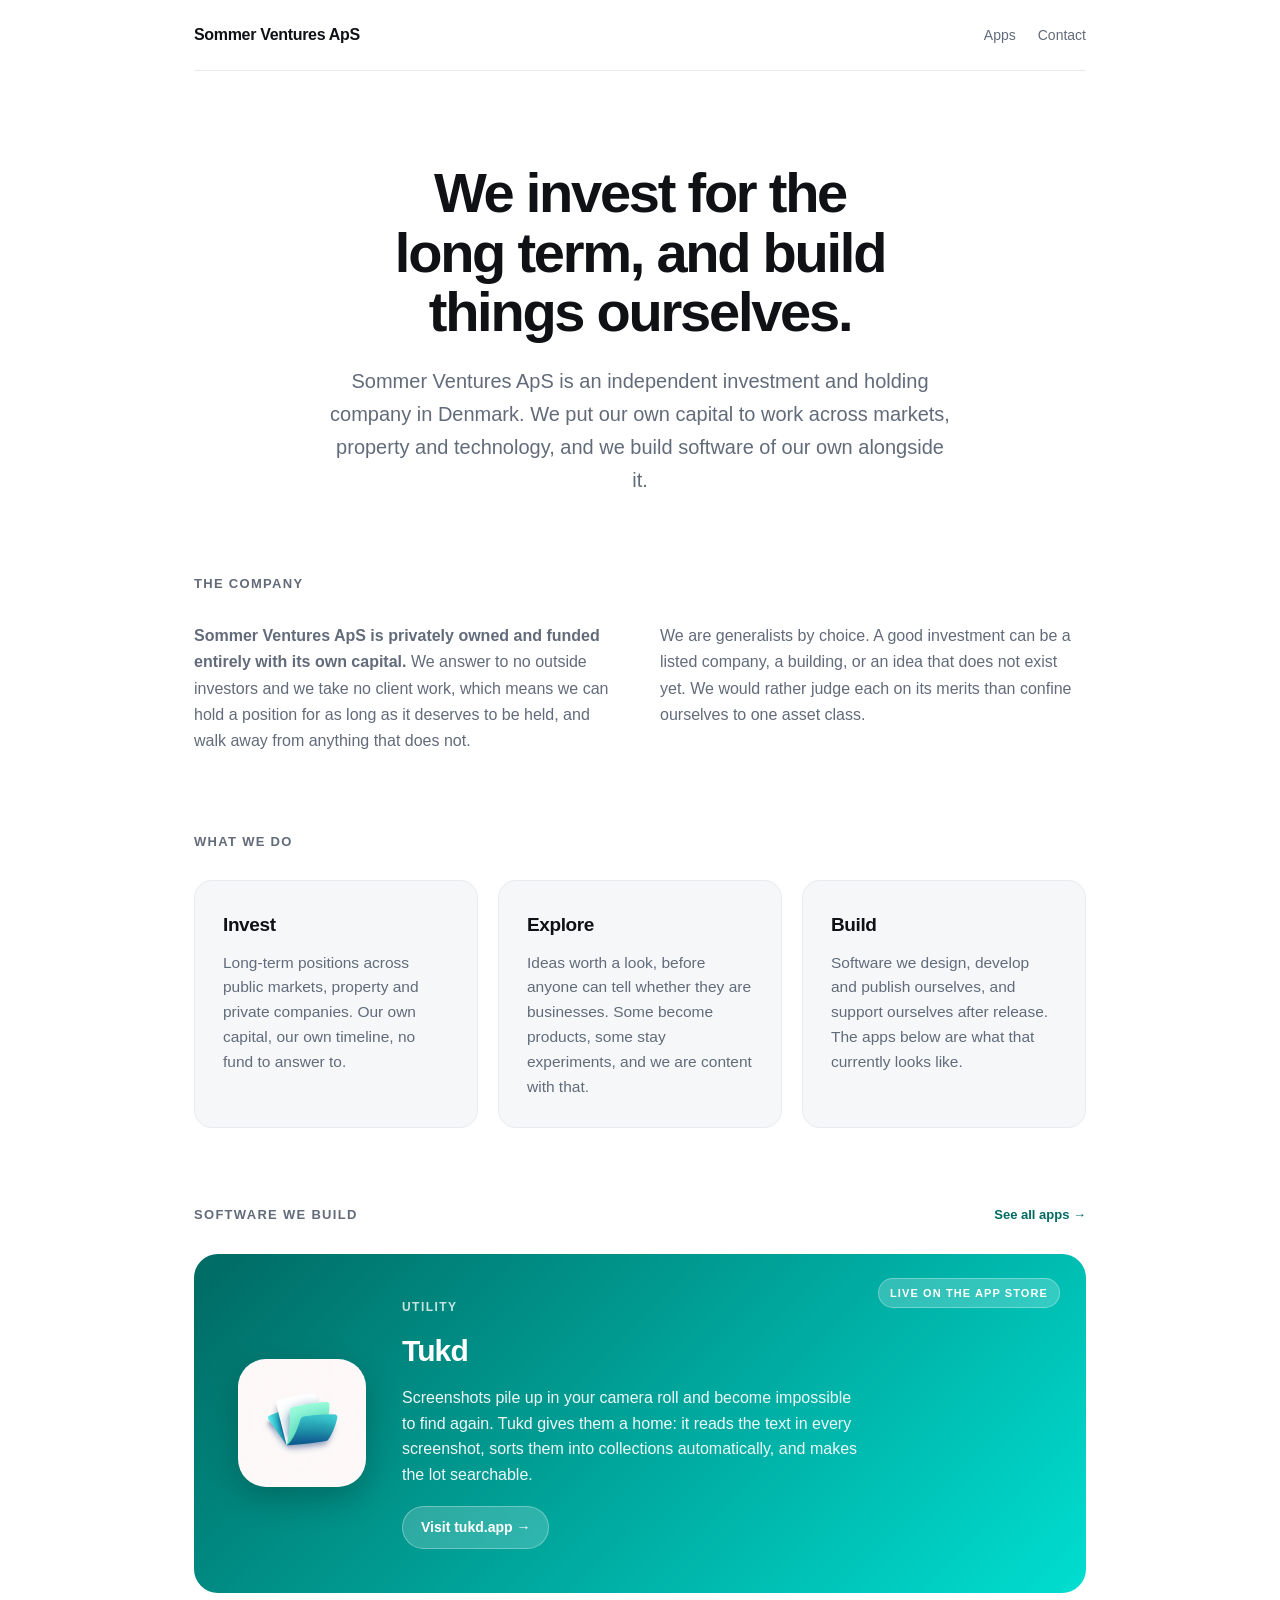
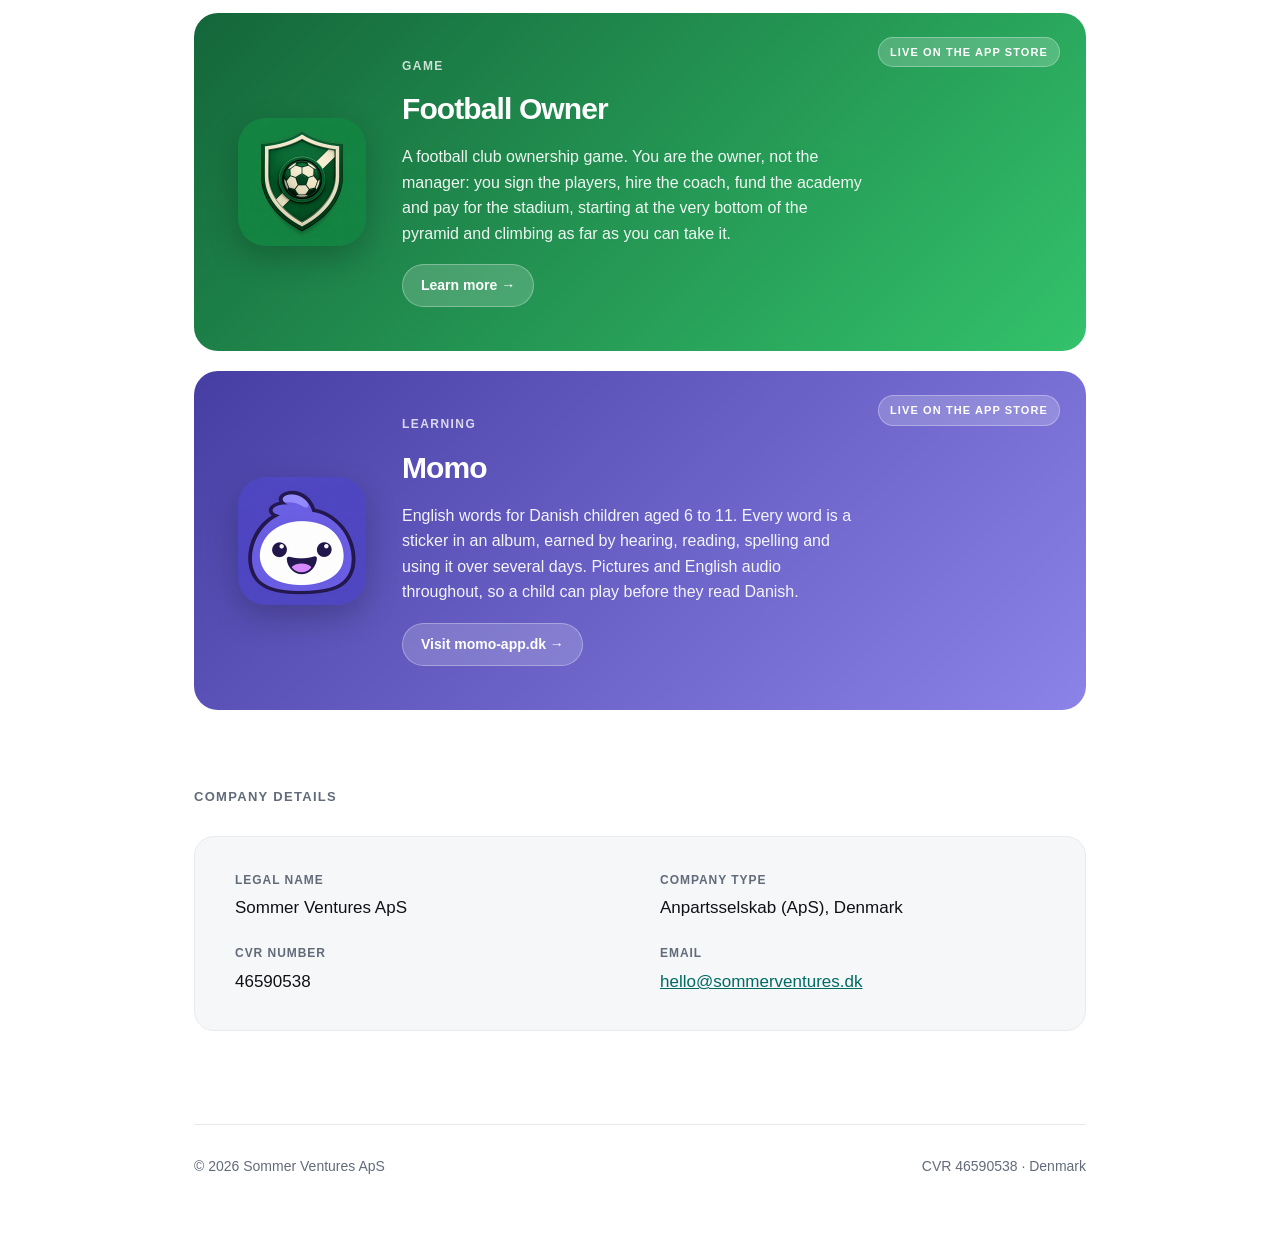
<file: index.html>
<!doctype html>
<html lang="en">
<head>
<meta charset="utf-8">
<meta name="viewport" content="width=device-width, initial-scale=1">
<title>Sommer Ventures ApS · Investment and holding company</title>
<meta name="description" content="Sommer Ventures ApS is an independent Danish investment and holding company. We invest across markets, property and technology, and build software of our own.">
<link rel="canonical" href="https://sommerventures.dk/">
<link rel="stylesheet" href="/assets/styles.css">
</head>
<body>

<div class="wrap">

  <nav>
    <a class="brand" href="/">Sommer Ventures ApS</a>
    <div class="links">
      <a href="/apps/">Apps</a>
      <a href="mailto:hello@sommerventures.dk">Contact</a>
    </div>
  </nav>

  <div class="hero center">
    <h1>We invest for the long term, and build things ourselves.</h1>
    <p class="sub">Sommer Ventures ApS is an independent investment and holding company in Denmark. We put
    our own capital to work across markets, property and technology, and we build software of our own
    alongside it.</p>
  </div>

  <section id="company">
    <div class="section-head">The company</div>
    <div class="two-col">
      <div>
        <p><strong>Sommer Ventures ApS is privately owned and funded entirely with its own capital.</strong>
        We answer to no outside investors and we take no client work, which means we can hold a position for
        as long as it deserves to be held, and walk away from anything that does not.</p>
      </div>
      <div>
        <p>We are generalists by choice. A good investment can be a listed company, a building, or an idea
        that does not exist yet. We would rather judge each on its merits than confine ourselves to one
        asset class.</p>
      </div>
    </div>
  </section>

  <section>
    <div class="section-head">What we do</div>
    <div class="pillars">
      <div class="pillar">
        <h3>Invest</h3>
        <p>Long-term positions across public markets, property and private companies. Our own capital, our
        own timeline, no fund to answer to.</p>
      </div>
      <div class="pillar">
        <h3>Explore</h3>
        <p>Ideas worth a look, before anyone can tell whether they are businesses. Some become products,
        some stay experiments, and we are content with that.</p>
      </div>
      <div class="pillar">
        <h3>Build</h3>
        <p>Software we design, develop and publish ourselves, and support ourselves after release. The apps
        below are what that currently looks like.</p>
      </div>
    </div>
  </section>

  <section>
    <div class="section-head">
      <span>Software we build</span>
      <a class="all" href="/apps/">See all apps →</a>
    </div>

    <a class="app tukd" href="https://tukd.app">
      <span class="status">Live on the App Store</span>
      <img src="/assets/apps/tukd.png" alt="">
      <div>
        <div class="type">Utility</div>
        <h3>Tukd</h3>
        <p>Screenshots pile up in your camera roll and become impossible to find again. Tukd gives them a
        home: it reads the text in every screenshot, sorts them into collections automatically, and makes the
        lot searchable.</p>
        <span class="cta">Visit tukd.app →</span>
      </div>
    </a>

    <a class="app fo" href="/apps/football-owner/">
      <span class="status">Live on the App Store</span>
      <img src="/assets/apps/football-owner.png" alt="">
      <div>
        <div class="type">Game</div>
        <h3>Football Owner</h3>
        <p>A football club ownership game. You are the owner, not the manager: you sign the players, hire
        the coach, fund the academy and pay for the stadium, starting at the very bottom of the pyramid and
        climbing as far as you can take it.</p>
        <span class="cta">Learn more →</span>
      </div>
    </a>
    <a class="app momo" href="https://momo-app.dk/">
      <span class="status">Live on the App Store</span>
      <img src="/assets/apps/momo.png" alt="">
      <div>
        <div class="type">Learning</div>
        <h3>Momo</h3>
        <p>English words for Danish children aged 6 to 11. Every word is a sticker in an album, earned by
        hearing, reading, spelling and using it over several days. Pictures and English audio throughout,
        so a child can play before they read Danish.</p>
        <span class="cta">Visit momo-app.dk →</span>
      </div>
    </a>
  </section>

  <section>
    <div class="section-head">Company details</div>
    <dl class="company">
      <div>
        <dt>Legal name</dt>
        <dd>Sommer Ventures ApS</dd>
      </div>
      <div>
        <dt>Company type</dt>
        <dd>Anpartsselskab (ApS), Denmark</dd>
      </div>
      <div>
        <dt>CVR number</dt>
        <dd>46590538</dd>
      </div>
      <div>
        <dt>Email</dt>
        <dd><a href="mailto:hello@sommerventures.dk">hello@sommerventures.dk</a></dd>
      </div>
    </dl>
  </section>

  <footer>
    <span>© 2026 Sommer Ventures ApS</span>
    <span>CVR 46590538 · Denmark</span>
  </footer>

</div>

</body>
</html>
</file>
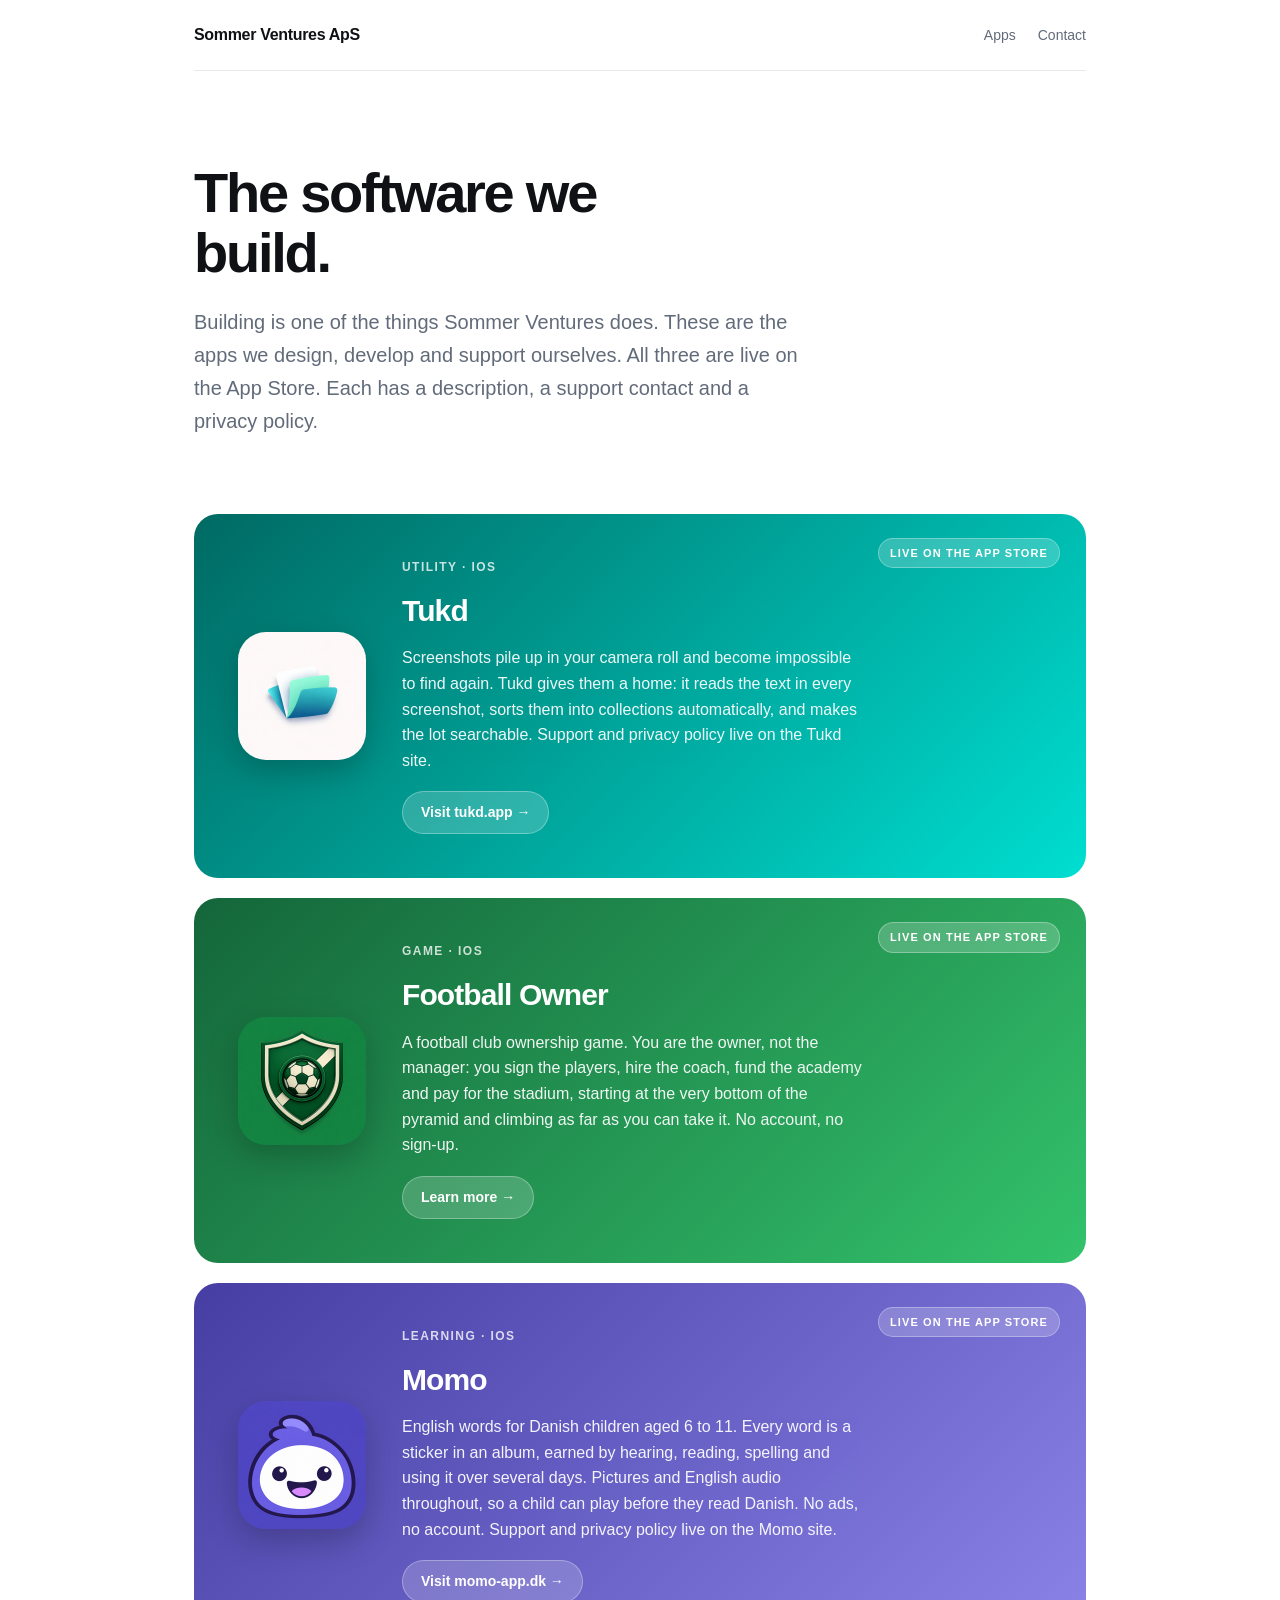
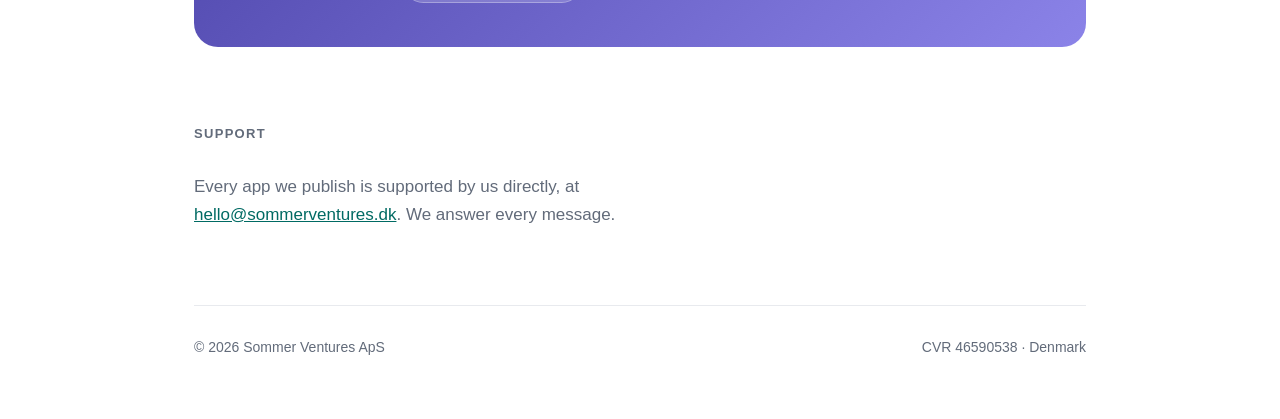
<file: apps/index.html>
<!doctype html>
<html lang="en">
<head>
<meta charset="utf-8">
<meta name="viewport" content="width=device-width, initial-scale=1">
<title>Apps · Sommer Ventures ApS</title>
<meta name="description" content="The apps Sommer Ventures ApS builds: Tukd, a screenshot organizer, Football Owner, a football club ownership game, and Momo, English words for Danish children.">
<link rel="canonical" href="https://sommerventures.dk/apps/">
<link rel="stylesheet" href="/assets/styles.css">
</head>
<body>

<div class="wrap">

  <nav>
    <a class="brand" href="/">Sommer Ventures ApS</a>
    <div class="links">
      <a href="/apps/">Apps</a>
      <a href="mailto:hello@sommerventures.dk">Contact</a>
    </div>
  </nav>

  <div class="hero">
    <h1>The software we build.</h1>
    <p class="sub">Building is one of the things Sommer Ventures does. These are the apps we design, develop
    and support ourselves. All three are live on the App Store. Each has a description, a
    support contact and a privacy policy.</p>
  </div>

  <section>
    <a class="app tukd" href="https://tukd.app">
      <span class="status">Live on the App Store</span>
      <img src="/assets/apps/tukd.png" alt="">
      <div>
        <div class="type">Utility · iOS</div>
        <h3>Tukd</h3>
        <p>Screenshots pile up in your camera roll and become impossible to find again. Tukd gives them a
        home: it reads the text in every screenshot, sorts them into collections automatically, and makes the
        lot searchable. Support and privacy policy live on the Tukd site.</p>
        <span class="cta">Visit tukd.app →</span>
      </div>
    </a>

    <a class="app fo" href="/apps/football-owner/">
      <span class="status">Live on the App Store</span>
      <img src="/assets/apps/football-owner.png" alt="">
      <div>
        <div class="type">Game · iOS</div>
        <h3>Football Owner</h3>
        <p>A football club ownership game. You are the owner, not the manager: you sign the players, hire
        the coach, fund the academy and pay for the stadium, starting at the very bottom of the pyramid and
        climbing as far as you can take it. No account, no sign-up.</p>
        <span class="cta">Learn more →</span>
      </div>
    </a>
    <a class="app momo" href="https://momo-app.dk/">
      <span class="status">Live on the App Store</span>
      <img src="/assets/apps/momo.png" alt="">
      <div>
        <div class="type">Learning · iOS</div>
        <h3>Momo</h3>
        <p>English words for Danish children aged 6 to 11. Every word is a sticker in an album, earned by
        hearing, reading, spelling and using it over several days. Pictures and English audio throughout,
        so a child can play before they read Danish. No ads, no account. Support and privacy policy live on
        the Momo site.</p>
        <span class="cta">Visit momo-app.dk →</span>
      </div>
    </a>
  </section>

  <section>
    <div class="section-head">Support</div>
    <div class="prose">
      <p>Every app we publish is supported by us directly, at
      <a href="mailto:hello@sommerventures.dk">hello@sommerventures.dk</a>. We answer every message.</p>
    </div>
  </section>

  <footer>
    <span>© 2026 Sommer Ventures ApS</span>
    <span>CVR 46590538 · Denmark</span>
  </footer>

</div>

</body>
</html>
</file>
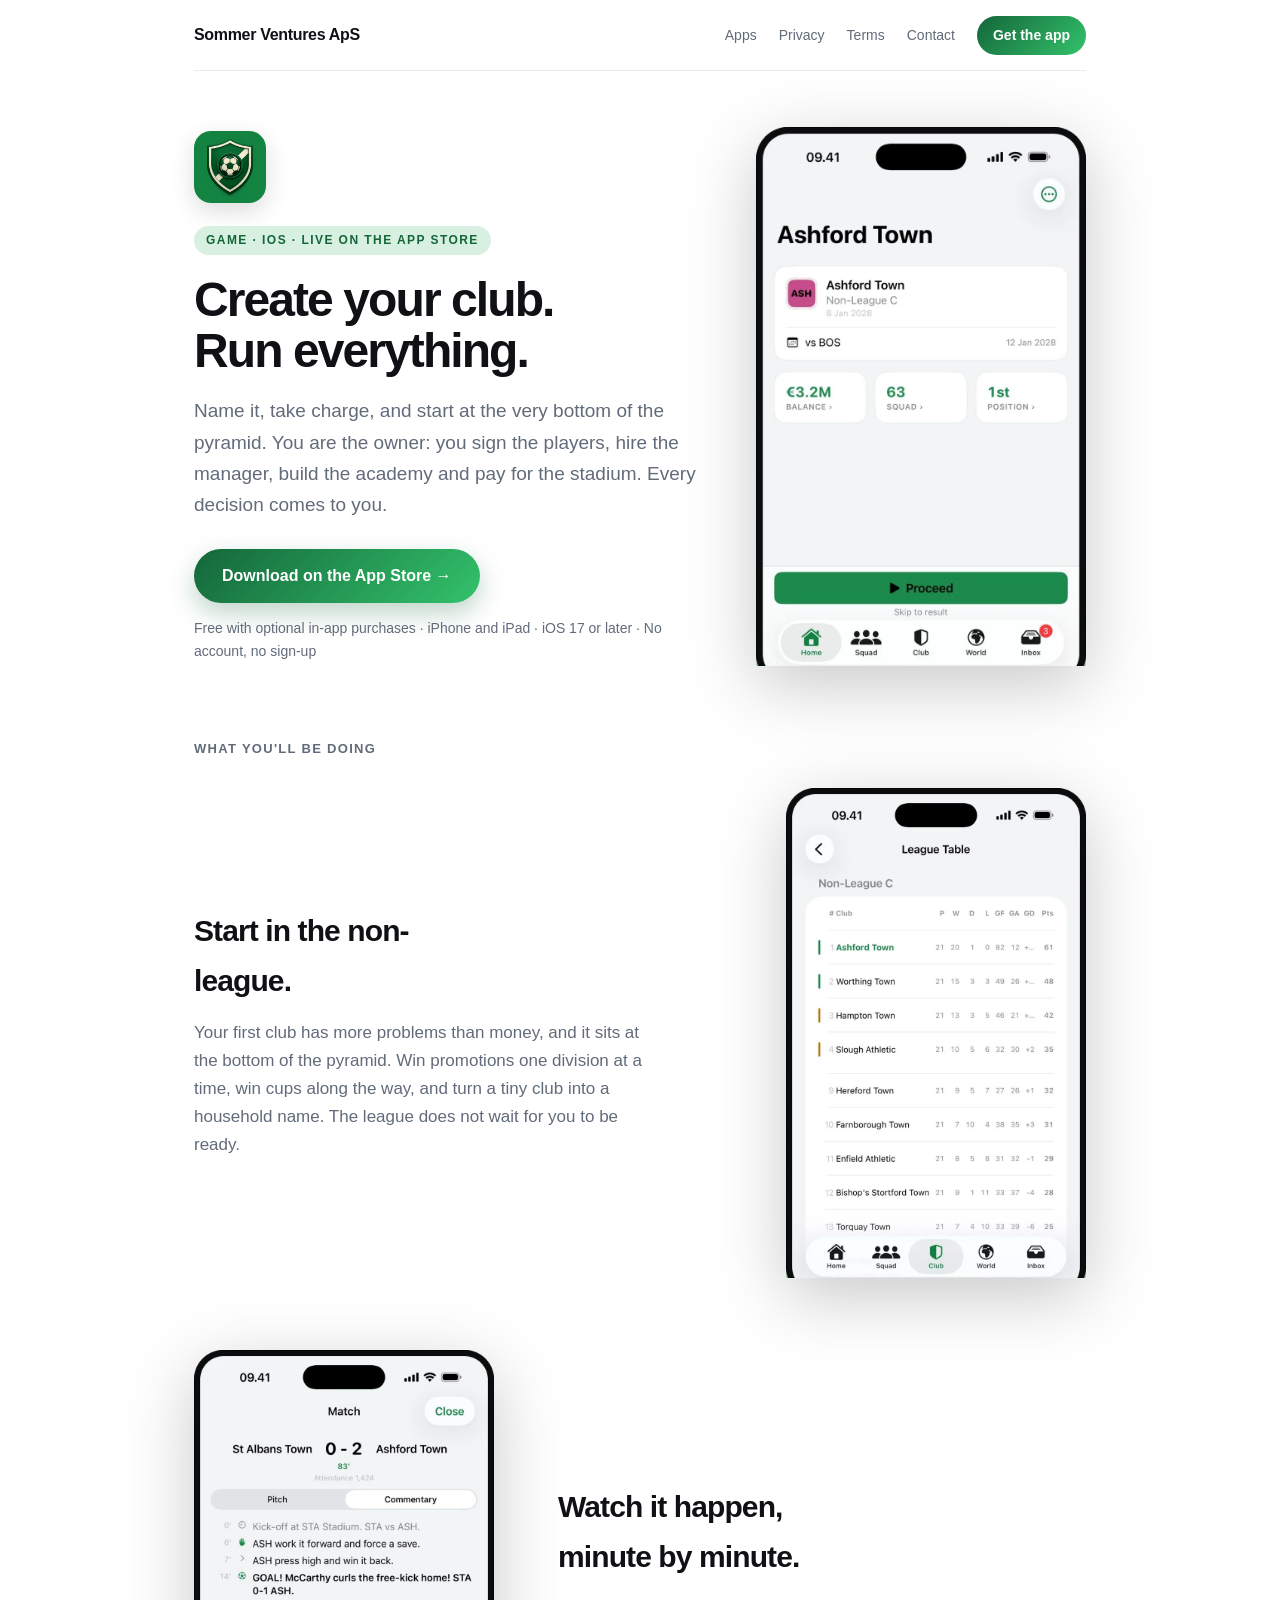
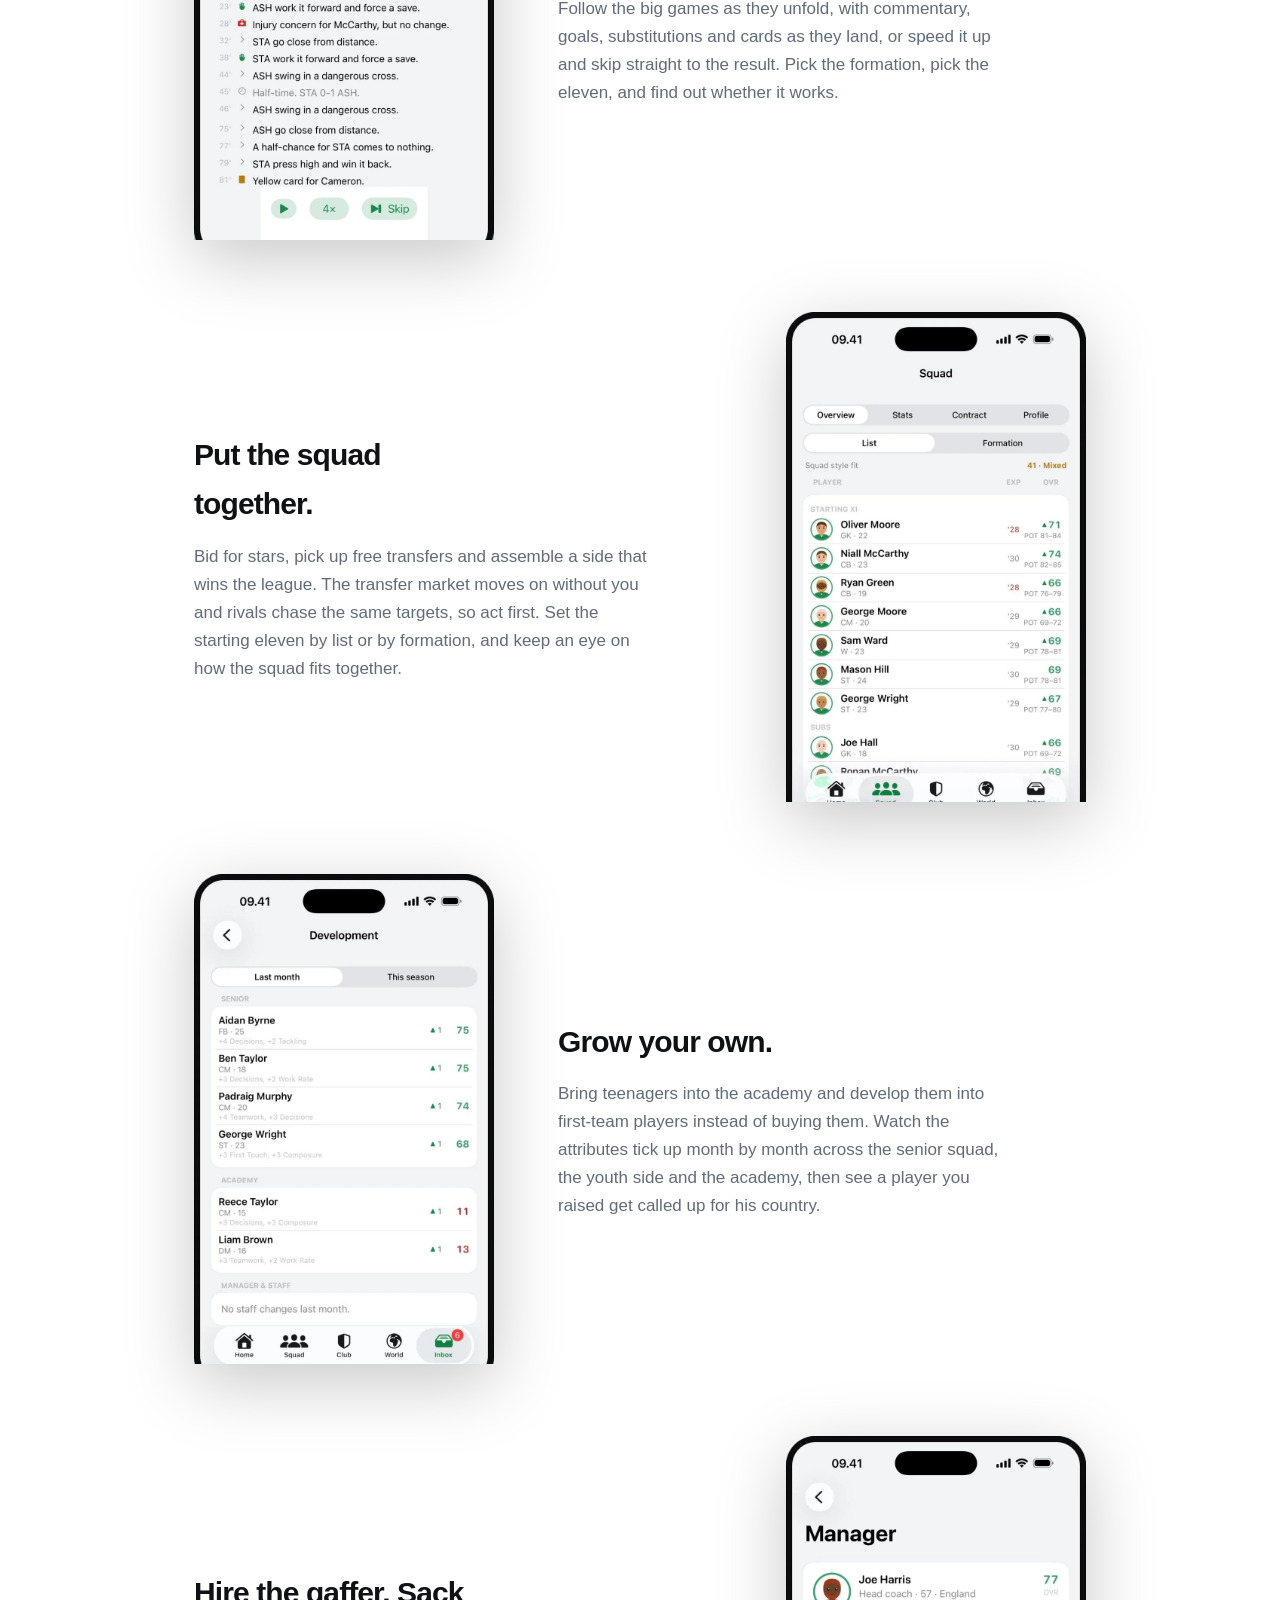
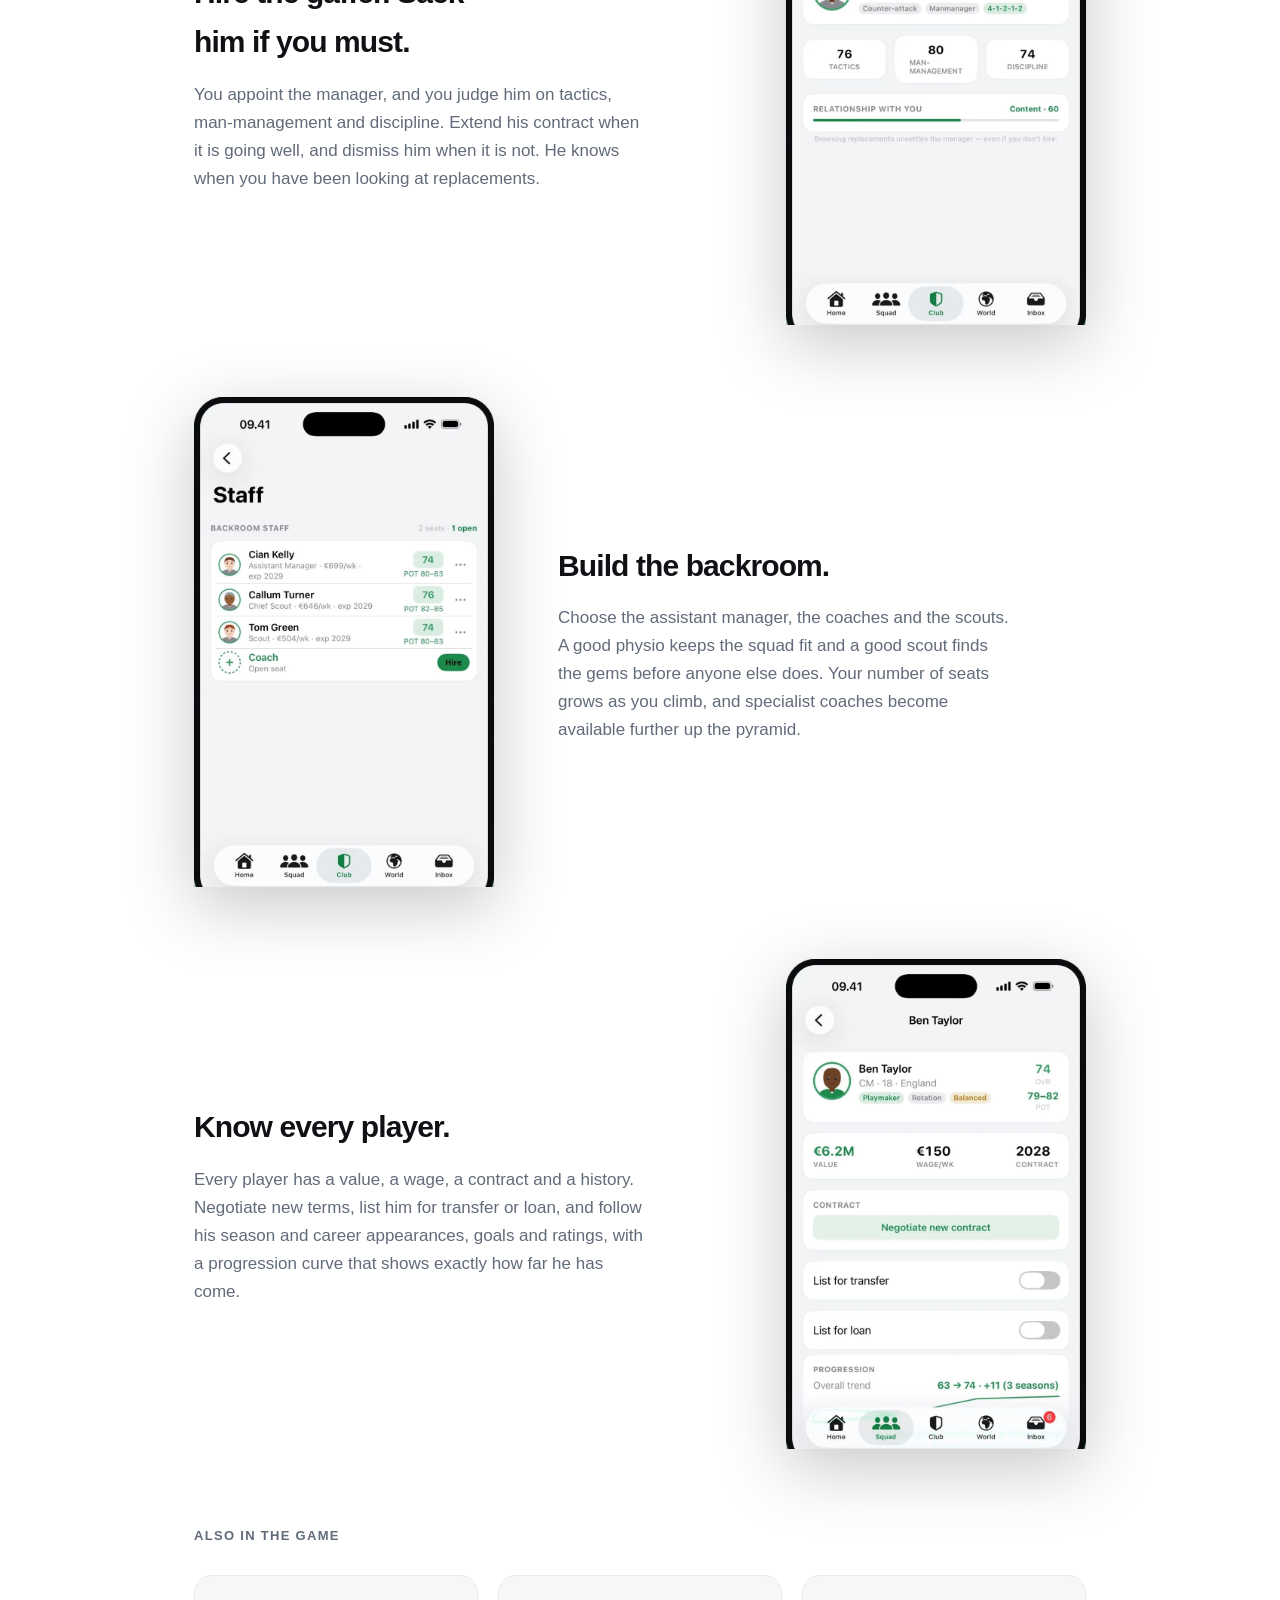
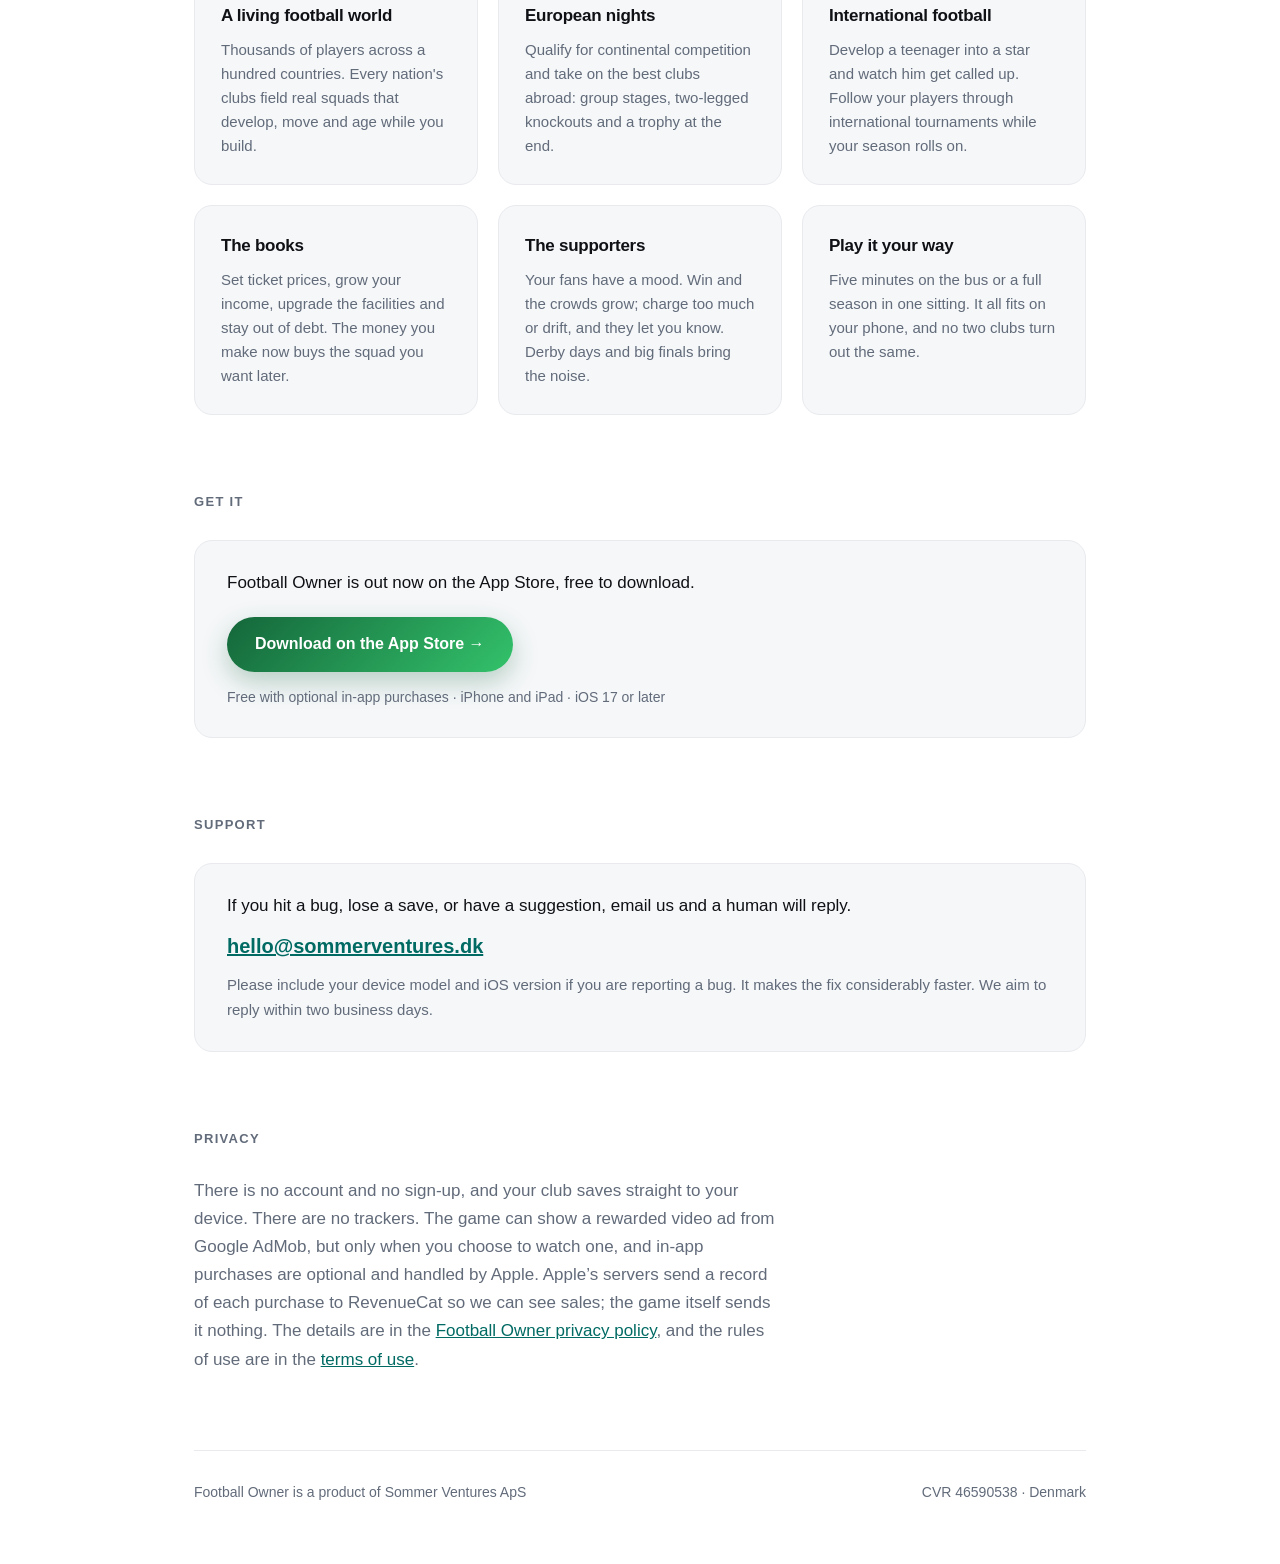
<file: apps/football-owner/index.html>
<!doctype html>
<html lang="en">
<head>
<meta charset="utf-8">
<meta name="viewport" content="width=device-width, initial-scale=1">
<title>Football Owner · Build a Club · Sommer Ventures ApS</title>
<meta name="description" content="Football Owner is a club ownership game for iPhone and iPad. Start in the non-league, sign the players, hire the manager, build the academy and climb the pyramid. Free on the App Store.">
<link rel="canonical" href="https://sommerventures.dk/apps/football-owner/">
<link rel="stylesheet" href="/assets/styles.css">
</head>
<body>

<div class="wrap">

  <nav>
    <a class="brand" href="/">Sommer Ventures ApS</a>
    <div class="links">
      <a href="/apps/">Apps</a>
      <a href="/apps/football-owner/privacy/">Privacy</a>
      <a href="/apps/football-owner/terms/">Terms</a>
      <a href="mailto:hello@sommerventures.dk">Contact</a>
      <a class="get" href="https://apps.apple.com/app/id6783281771">Get the app</a>
    </div>
  </nav>

  <div class="app-hero">
    <div>
      <img class="icon" src="/assets/apps/football-owner.png" alt="Football Owner app icon">
      <span class="tag">Game · iOS · Live on the App Store</span>
      <h1>Create your club. Run everything.</h1>
      <p class="sub">Name it, take charge, and start at the very bottom of the pyramid. You are the owner:
      you sign the players, hire the manager, build the academy and pay for the stadium. Every decision
      comes to you.</p>
      <a class="get-btn" href="https://apps.apple.com/app/id6783281771">Download on the App Store →</a>
      <p class="meta">Free with optional in-app purchases · iPhone and iPad · iOS 17 or later · No account,
      no sign-up</p>
    </div>
    <div class="shot">
      <img src="/assets/apps/football-owner/01-home.webp"
           alt="The club home screen for Ashford Town, showing balance, squad size, league position and the button to proceed to the next match.">
    </div>
  </div>

  <section>
    <div class="section-head">What you'll be doing</div>

    <div class="feature">
      <div>
        <h2>Start in the non-league.</h2>
        <p>Your first club has more problems than money, and it sits at the bottom of the pyramid. Win
        promotions one division at a time, win cups along the way, and turn a tiny club into a household
        name. The league does not wait for you to be ready.</p>
      </div>
      <div class="shot">
        <img src="/assets/apps/football-owner/05-table.webp"
             alt="League table for Non-League C with Ashford Town top on 61 points, showing promotion and relegation markers.">
      </div>
    </div>

    <div class="feature flip">
      <div>
        <h2>Watch it happen, minute by minute.</h2>
        <p>Follow the big games as they unfold, with commentary, goals, substitutions and cards as they
        land, or speed it up and skip straight to the result. Pick the formation, pick the eleven, and find
        out whether it works.</p>
      </div>
      <div class="shot">
        <img src="/assets/apps/football-owner/02-matchday.webp"
             alt="Live match commentary showing St Albans Town 0–2 Ashford Town at 83 minutes, with goals, substitutions and a yellow card.">
      </div>
    </div>

    <div class="feature">
      <div>
        <h2>Put the squad together.</h2>
        <p>Bid for stars, pick up free transfers and assemble a side that wins the league. The transfer
        market moves on without you and rivals chase the same targets, so act first. Set the starting eleven
        by list or by formation, and keep an eye on how the squad fits together.</p>
      </div>
      <div class="shot">
        <img src="/assets/apps/football-owner/03-squad.webp"
             alt="Squad list showing the starting eleven with each player's position, age, overall rating and potential range.">
      </div>
    </div>

    <div class="feature flip">
      <div>
        <h2>Grow your own.</h2>
        <p>Bring teenagers into the academy and develop them into first-team players instead of buying them.
        Watch the attributes tick up month by month across the senior squad, the youth side and the academy,
        then see a player you raised get called up for his country.</p>
      </div>
      <div class="shot">
        <img src="/assets/apps/football-owner/04-growth.webp"
             alt="Development screen listing senior, youth and academy players with their monthly attribute gains.">
      </div>
    </div>

    <div class="feature">
      <div>
        <h2>Hire the gaffer. Sack him if you must.</h2>
        <p>You appoint the manager, and you judge him on tactics, man-management and discipline. Extend his
        contract when it is going well, and dismiss him when it is not. He knows when you have been looking
        at replacements.</p>
      </div>
      <div class="shot">
        <img src="/assets/apps/football-owner/06-manager.webp"
             alt="Manager screen for head coach Joe Harris, showing tactics, man-management and discipline ratings, his relationship with the owner, wage and contract.">
      </div>
    </div>

    <div class="feature flip">
      <div>
        <h2>Build the backroom.</h2>
        <p>Choose the assistant manager, the coaches and the scouts. A good physio keeps the squad fit and a
        good scout finds the gems before anyone else does. Your number of seats grows as you climb, and
        specialist coaches become available further up the pyramid.</p>
      </div>
      <div class="shot">
        <img src="/assets/apps/football-owner/08-staff.webp"
             alt="Backroom staff screen listing an assistant manager, chief scout and scout, with one open coaching seat to hire.">
      </div>
    </div>

    <div class="feature">
      <div>
        <h2>Know every player.</h2>
        <p>Every player has a value, a wage, a contract and a history. Negotiate new terms, list him for
        transfer or loan, and follow his season and career appearances, goals and ratings, with a
        progression curve that shows exactly how far he has come.</p>
      </div>
      <div class="shot">
        <img src="/assets/apps/football-owner/07-player.webp"
             alt="Player profile for Ben Taylor, an 18-year-old midfielder, showing value, wage, contract, season and career statistics and a progression trend.">
      </div>
    </div>
  </section>

  <section>
    <div class="section-head">Also in the game</div>
    <div class="grid">
      <div class="card">
        <h3>A living football world</h3>
        <p>Thousands of players across a hundred countries. Every nation's clubs field real squads that
        develop, move and age while you build.</p>
      </div>
      <div class="card">
        <h3>European nights</h3>
        <p>Qualify for continental competition and take on the best clubs abroad: group stages, two-legged
        knockouts and a trophy at the end.</p>
      </div>
      <div class="card">
        <h3>International football</h3>
        <p>Develop a teenager into a star and watch him get called up. Follow your players through
        international tournaments while your season rolls on.</p>
      </div>
      <div class="card">
        <h3>The books</h3>
        <p>Set ticket prices, grow your income, upgrade the facilities and stay out of debt. The money you
        make now buys the squad you want later.</p>
      </div>
      <div class="card">
        <h3>The supporters</h3>
        <p>Your fans have a mood. Win and the crowds grow; charge too much or drift, and they let you know.
        Derby days and big finals bring the noise.</p>
      </div>
      <div class="card">
        <h3>Play it your way</h3>
        <p>Five minutes on the bus or a full season in one sitting. It all fits on your phone, and no two
        clubs turn out the same.</p>
      </div>
    </div>
  </section>

  <section>
    <div class="section-head">Get it</div>
    <div class="support">
      <p style="margin-bottom:6px;">Football Owner is out now on the App Store, free to download.</p>
      <a class="get-btn" style="margin-top:14px;" href="https://apps.apple.com/app/id6783281771">Download on
      the App Store →</a>
      <p class="meta">Free with optional in-app purchases · iPhone and iPad · iOS 17 or later</p>
    </div>
  </section>

  <section id="support">
    <div class="section-head">Support</div>
    <div class="support">
      <p style="margin-bottom:6px;">If you hit a bug, lose a save, or have a suggestion, email us and a
      human will reply.</p>
      <a class="email" href="mailto:hello@sommerventures.dk">hello@sommerventures.dk</a>
      <p style="color:var(--muted);font-size:15px;margin:0;">Please include your device model and iOS
      version if you are reporting a bug. It makes the fix considerably faster. We aim to reply within two
      business days.</p>
    </div>
  </section>

  <section>
    <div class="section-head">Privacy</div>
    <div class="prose">
      <p>There is no account and no sign-up, and your club saves straight to your device. There are no
      trackers. The game can show a rewarded video ad from Google AdMob, but only when you choose to watch
      one, and in-app purchases are optional and handled by Apple. Apple’s servers send a record of each
      purchase to RevenueCat so we can see sales; the game itself sends it nothing. The details are in the
      <a href="/apps/football-owner/privacy/">Football Owner privacy policy</a>, and the rules of use are in
      the <a href="/apps/football-owner/terms/">terms of use</a>.</p>
    </div>
  </section>

  <footer>
    <span>Football Owner is a product of Sommer Ventures ApS</span>
    <span>CVR 46590538 · Denmark</span>
  </footer>

</div>

</body>
</html>
</file>
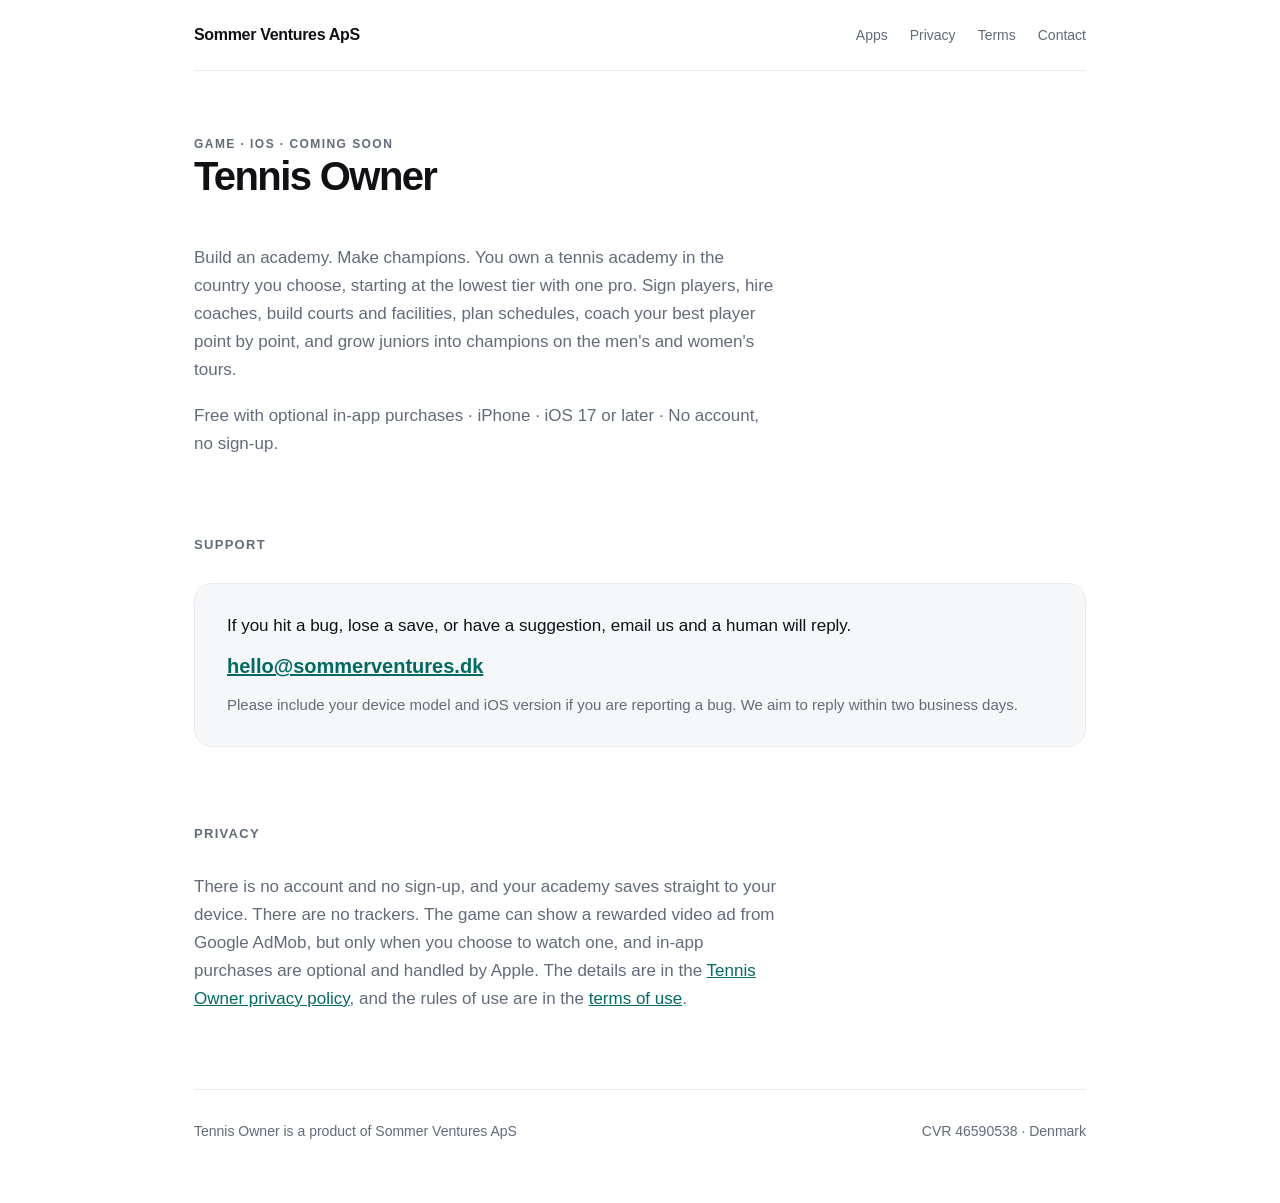
<file: apps/tennis-owner/index.html>
<!doctype html>
<html lang="en">
<head>
<meta charset="utf-8">
<meta name="viewport" content="width=device-width, initial-scale=1">
<title>Tennis Owner · Build an Academy · Sommer Ventures ApS</title>
<meta name="description" content="Tennis Owner is an iOS game where you own a tennis academy: sign players, hire coaches, build facilities and turn juniors into champions on the men's and women's tours.">
<link rel="canonical" href="https://sommerventures.dk/apps/tennis-owner/">
<link rel="stylesheet" href="/assets/styles.css">
</head>
<body>

<div class="wrap">

  <nav>
    <a class="brand" href="/">Sommer Ventures ApS</a>
    <div class="links">
      <a href="/apps/">Apps</a>
      <a href="/apps/tennis-owner/privacy/">Privacy</a>
      <a href="/apps/tennis-owner/terms/">Terms</a>
      <a href="mailto:hello@sommerventures.dk">Contact</a>
    </div>
  </nav>

  <div class="page-head">
    <div>
      <div class="type">Game · iOS · Coming soon</div>
      <h1>Tennis Owner</h1>
    </div>
  </div>

  <section>
    <div class="prose">
      <p>Build an academy. Make champions. You own a tennis academy in the country you choose, starting at
      the lowest tier with one pro. Sign players, hire coaches, build courts and facilities, plan schedules,
      coach your best player point by point, and grow juniors into champions on the men's and women's tours.</p>
      <p>Free with optional in-app purchases · iPhone · iOS 17 or later · No account, no sign-up.</p>
    </div>
  </section>

  <section id="support">
    <div class="section-head">Support</div>
    <div class="support">
      <p style="margin-bottom:6px;">If you hit a bug, lose a save, or have a suggestion, email us and a
      human will reply.</p>
      <a class="email" href="mailto:hello@sommerventures.dk">hello@sommerventures.dk</a>
      <p style="color:var(--muted);font-size:15px;margin:0;">Please include your device model and iOS
      version if you are reporting a bug. We aim to reply within two business days.</p>
    </div>
  </section>

  <section>
    <div class="section-head">Privacy</div>
    <div class="prose">
      <p>There is no account and no sign-up, and your academy saves straight to your device. There are no
      trackers. The game can show a rewarded video ad from Google AdMob, but only when you choose to watch
      one, and in-app purchases are optional and handled by Apple. The details are in the
      <a href="/apps/tennis-owner/privacy/">Tennis Owner privacy policy</a>, and the rules of use are in the
      <a href="/apps/tennis-owner/terms/">terms of use</a>.</p>
    </div>
  </section>

  <footer>
    <span>Tennis Owner is a product of Sommer Ventures ApS</span>
    <span>CVR 46590538 · Denmark</span>
  </footer>

</div>

</body>
</html>
</file>
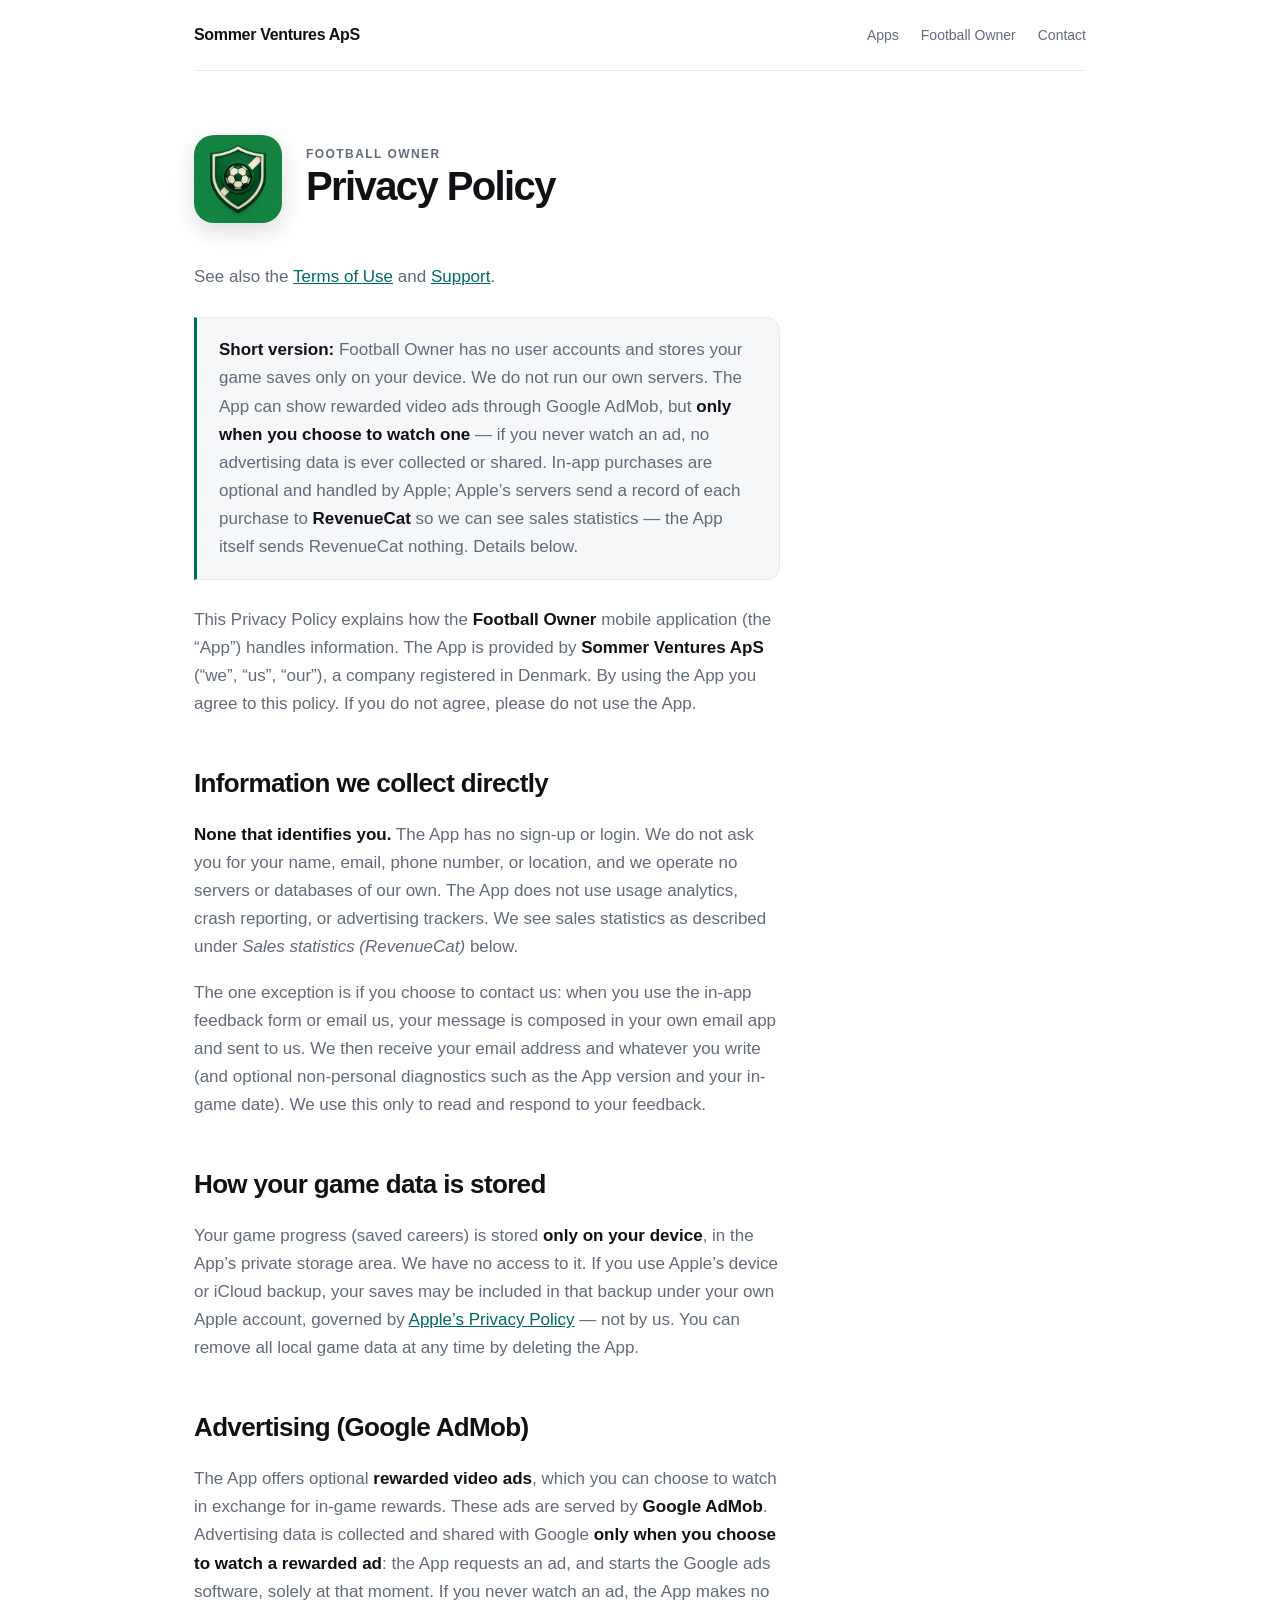
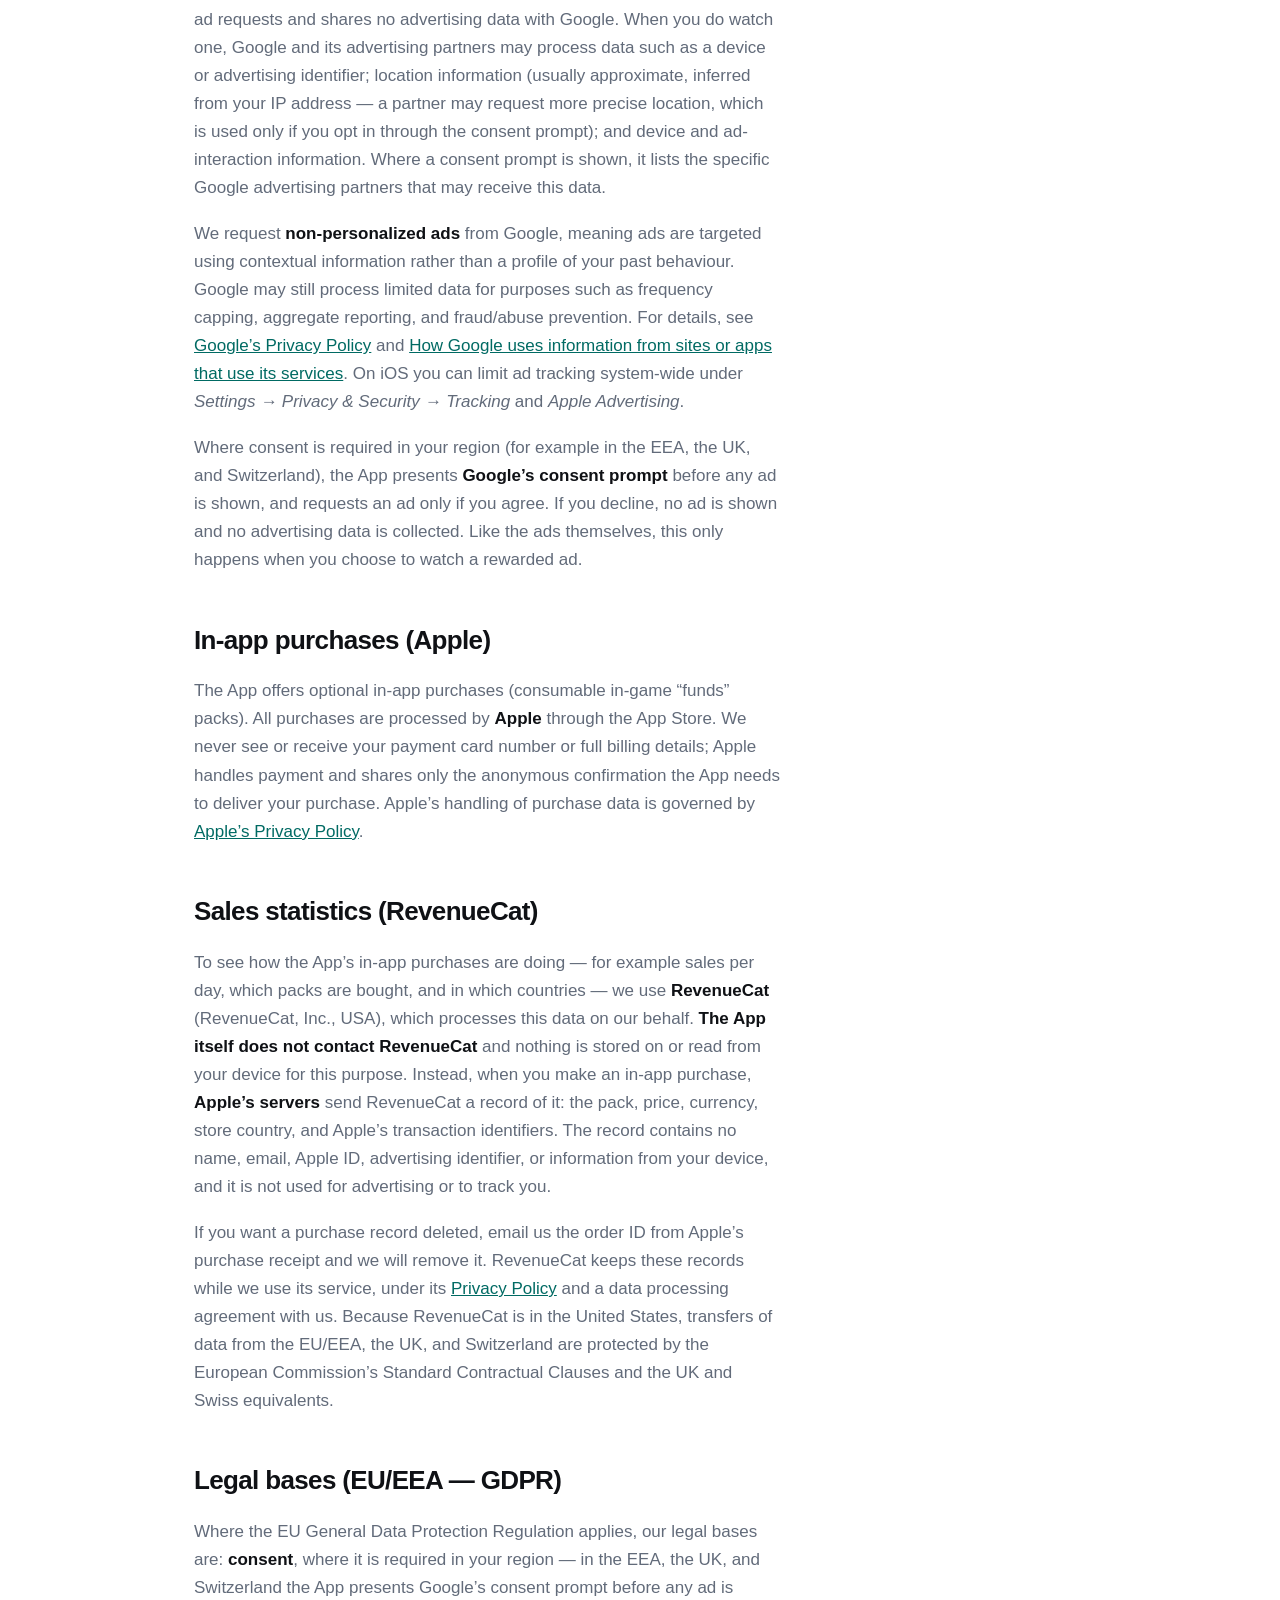
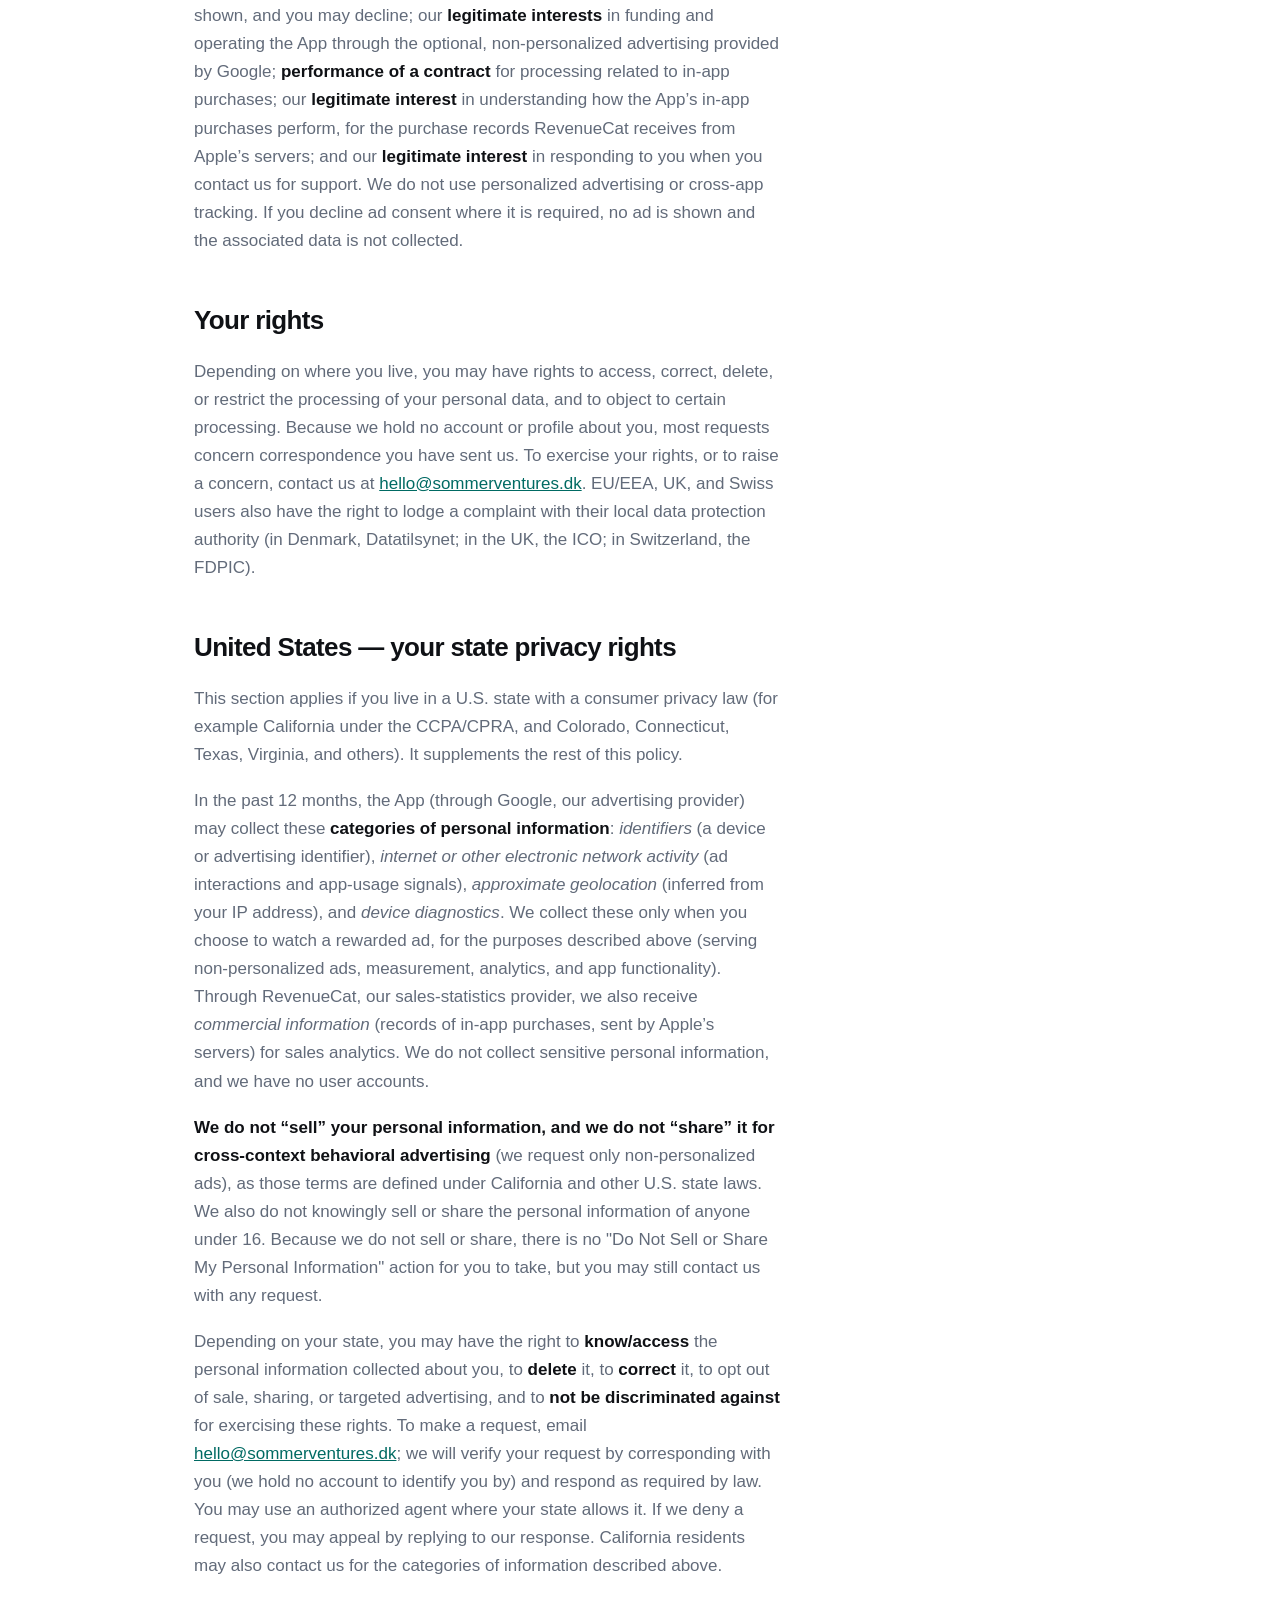
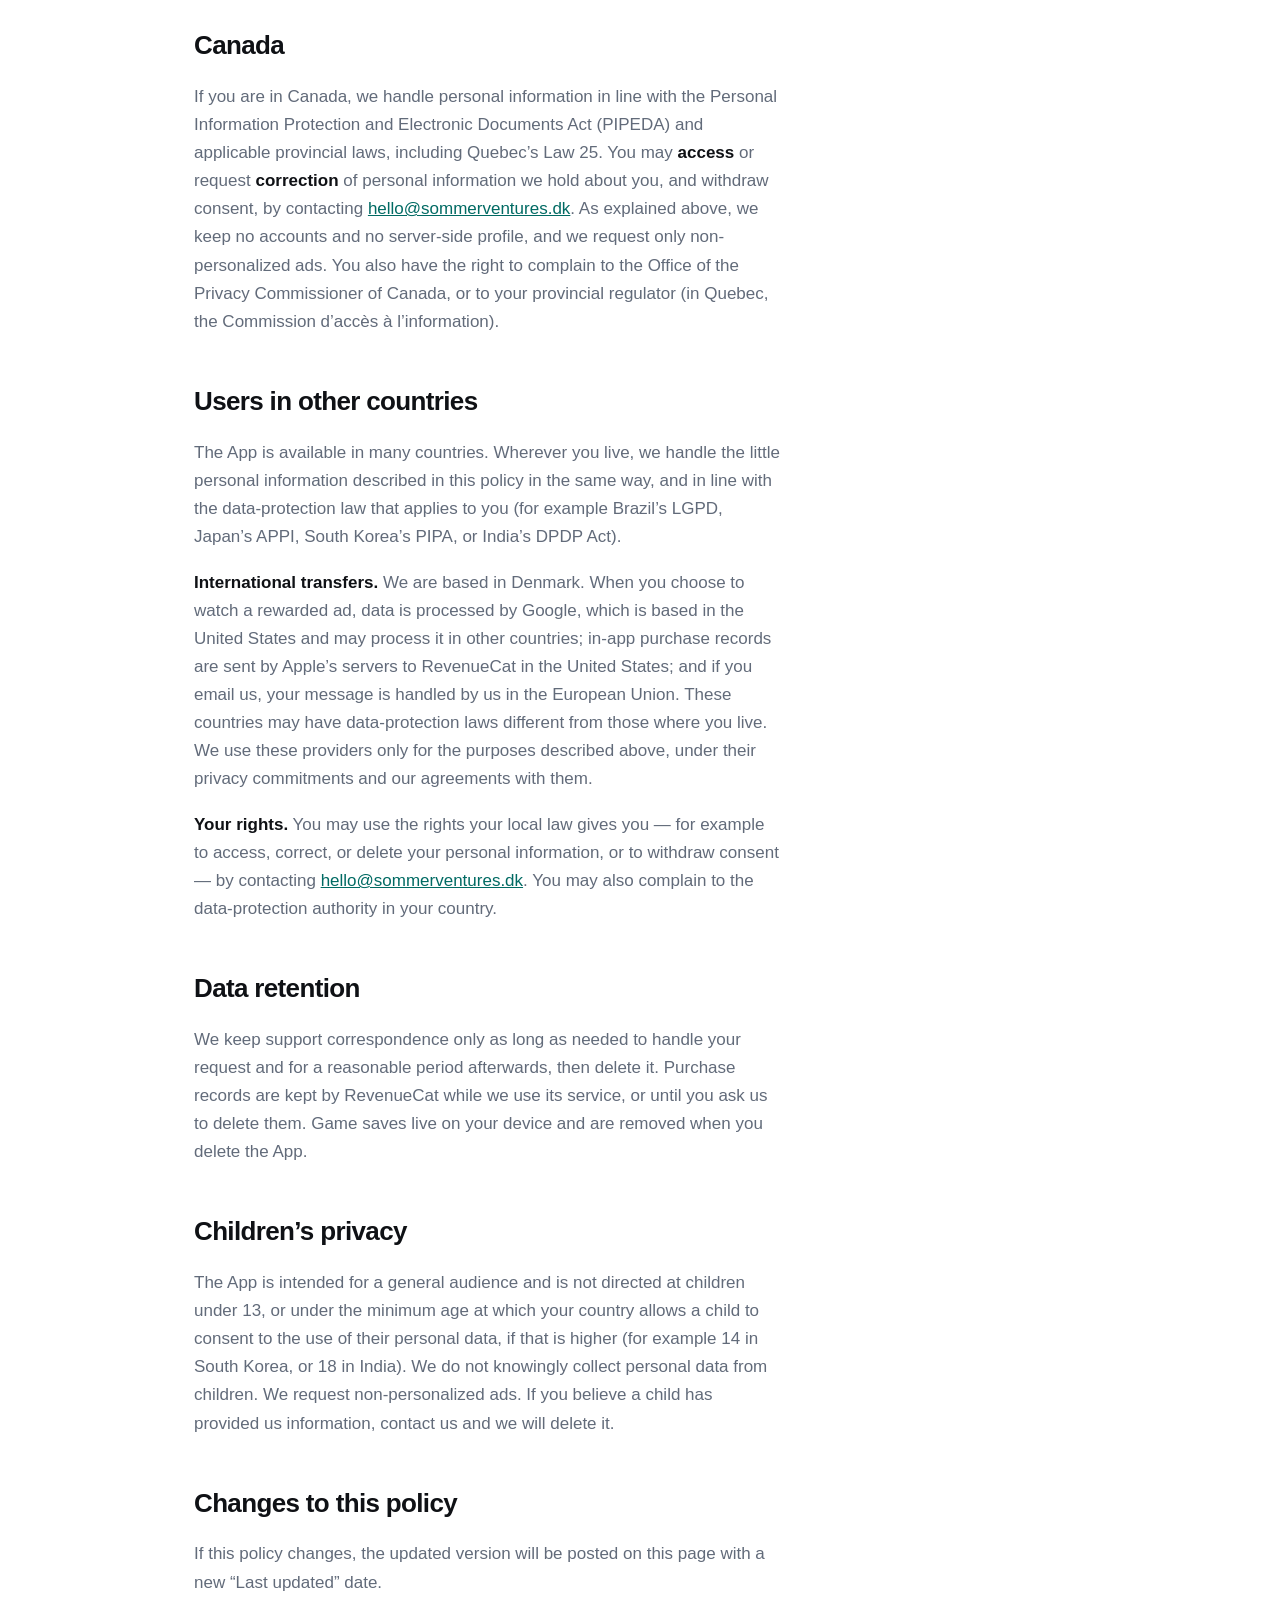
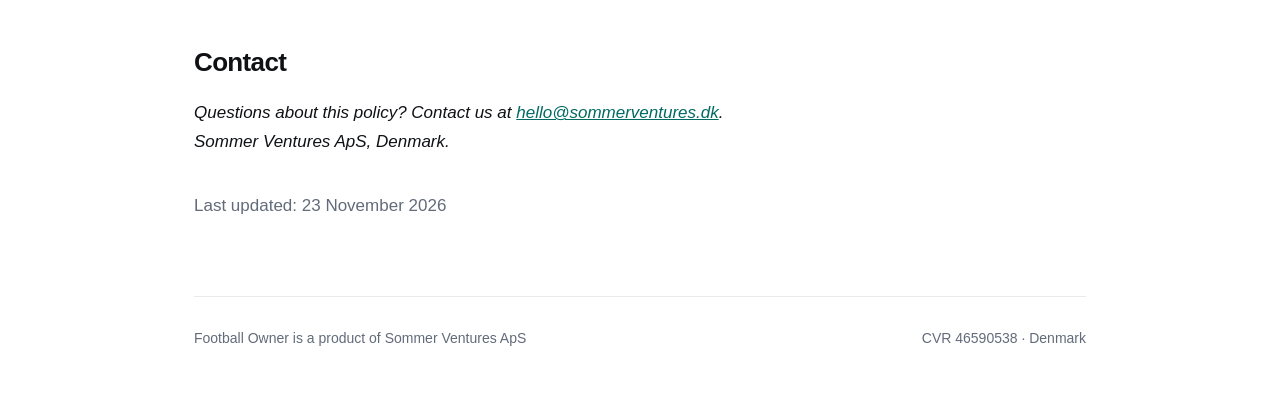
<file: apps/football-owner/privacy/index.html>
<!doctype html>
<html lang="en">
<head>
<meta charset="utf-8">
<meta name="viewport" content="width=device-width, initial-scale=1">
<title>Privacy Policy · Football Owner · Sommer Ventures ApS</title>
<meta name="description" content="Privacy policy for the Football Owner iOS game, published by Sommer Ventures ApS: no accounts, saves on your device, optional rewarded ads via Google AdMob, optional in-app purchases via Apple, and sales statistics via RevenueCat from Apple's servers.">
<link rel="canonical" href="https://sommerventures.dk/apps/football-owner/privacy/">
<link rel="stylesheet" href="/assets/styles.css">
</head>
<body>

<div class="wrap">

  <nav>
    <a class="brand" href="/">Sommer Ventures ApS</a>
    <div class="links">
      <a href="/apps/">Apps</a>
      <a href="/apps/football-owner/">Football Owner</a>
      <a href="mailto:hello@sommerventures.dk">Contact</a>
    </div>
  </nav>

  <div class="page-head">
    <img src="/assets/apps/football-owner.png" alt="">
    <div>
      <div class="type">Football Owner</div>
      <h1>Privacy Policy</h1>
    </div>
  </div>

  <section>
    <div class="prose">

      <p class="sub" style="margin-bottom:8px;">See also the <a href="/apps/football-owner/terms/">Terms of Use</a> and
      <a href="/apps/football-owner/#support">Support</a>.</p>

      <p class="callout">
    <strong>Short version:</strong> Football Owner has no user accounts and stores your game saves only on
    your device. We do not run our own servers. The App can show rewarded video ads through Google AdMob, but
    <strong>only when you choose to watch one</strong> — if you never watch an ad, no advertising data is ever
    collected or shared. In-app purchases are optional and handled by Apple; Apple’s
    servers send a record of each purchase to <strong>RevenueCat</strong> so we can see sales statistics —
    the App itself sends RevenueCat nothing. Details below.
  </p>

  <p>
    This Privacy Policy explains how the <strong>Football Owner</strong> mobile application (the “App”)
    handles information. The App is provided by <strong>Sommer Ventures ApS</strong> (“we”, “us”, “our”), a
    company registered in Denmark. By using the App you agree to this policy. If you do not agree, please do
    not use the App.
  </p>

  <h2>Information we collect directly</h2>
  <p>
    <strong>None that identifies you.</strong> The App has no sign-up or login. We do not ask you for your
    name, email, phone number, or location, and we operate no servers or databases of our own. The App does not
    use usage analytics, crash reporting, or advertising trackers. We see sales statistics as described under
    <em>Sales statistics (RevenueCat)</em> below.
  </p>
  <p>
    The one exception is if you choose to contact us: when you use the in-app feedback form or email us, your
    message is composed in your own email app and sent to us. We then receive your email address and whatever
    you write (and optional non-personal diagnostics such as the App version and your in-game date). We use
    this only to read and respond to your feedback.
  </p>

  <h2>How your game data is stored</h2>
  <p>
    Your game progress (saved careers) is stored <strong>only on your device</strong>, in the App’s private
    storage area. We have no access to it. If you use Apple’s device or iCloud backup, your saves may be
    included in that backup under your own Apple account, governed by
    <a href="https://www.apple.com/legal/privacy/">Apple’s Privacy Policy</a> — not by us. You can remove all
    local game data at any time by deleting the App.
  </p>

  <h2>Advertising (Google AdMob)</h2>
  <p>
    The App offers optional <strong>rewarded video ads</strong>, which you can choose to watch in exchange for
    in-game rewards. These ads are served by <strong>Google AdMob</strong>. Advertising data is collected and
    shared with Google <strong>only when you choose to watch a rewarded ad</strong>: the App requests an ad,
    and starts the Google ads software, solely at that moment. If you never watch an ad, the App makes no ad
    requests and shares no advertising data with Google. When you do watch one, Google and its advertising
    partners may process data such as a device or advertising identifier; location information (usually
    approximate, inferred from your IP address — a partner may request more precise location, which is used
    only if you opt in through the consent prompt); and device and ad-interaction information. Where a consent
    prompt is shown, it lists the specific Google advertising partners that may receive this data.
  </p>
  <p>
    We request <strong>non-personalized ads</strong> from Google, meaning ads are targeted using contextual
    information rather than a profile of your past behaviour. Google may still process limited data for
    purposes such as frequency capping, aggregate reporting, and fraud/abuse prevention. For details, see
    <a href="https://policies.google.com/privacy">Google’s Privacy Policy</a> and
    <a href="https://policies.google.com/technologies/partner-sites">How Google uses information from sites or
    apps that use its services</a>. On iOS you can limit ad tracking system-wide under
    <em>Settings → Privacy &amp; Security → Tracking</em> and <em>Apple Advertising</em>.
  </p>
  <p>
    Where consent is required in your region (for example in the EEA, the UK, and Switzerland), the App presents
    <strong>Google’s consent prompt</strong> before any ad is shown, and requests an ad only if you agree. If
    you decline, no ad is shown and no advertising data is collected. Like the ads themselves, this only
    happens when you choose to watch a rewarded ad.
  </p>

  <h2>In-app purchases (Apple)</h2>
  <p>
    The App offers optional in-app purchases (consumable in-game “funds” packs). All purchases are processed
    by <strong>Apple</strong> through the App Store. We never see or receive your payment card number or full
    billing details; Apple handles payment and shares only the anonymous confirmation the App needs to
    deliver your purchase. Apple’s handling of purchase data is governed by
    <a href="https://www.apple.com/legal/privacy/">Apple’s Privacy Policy</a>.
  </p>

  <h2>Sales statistics (RevenueCat)</h2>
  <p>
    To see how the App’s in-app purchases are doing — for example sales per day, which packs are bought, and in
    which countries — we use <strong>RevenueCat</strong> (RevenueCat, Inc., USA), which processes this data on
    our behalf. <strong>The App itself does not contact RevenueCat</strong> and nothing is stored on or read from
    your device for this purpose. Instead, when you make an in-app purchase, <strong>Apple’s servers</strong>
    send RevenueCat a record of it: the pack, price, currency, store country, and Apple’s transaction
    identifiers. The record contains no name, email, Apple ID, advertising identifier, or information from your
    device, and it is not used for advertising or to track you.
  </p>
  <p>
    If you want a purchase record deleted, email us the order ID from Apple’s purchase receipt and we will
    remove it. RevenueCat keeps these records while we use its service, under its
    <a href="https://www.revenuecat.com/privacy">Privacy Policy</a> and a data processing agreement with us.
    Because RevenueCat is in the United States, transfers of data from the EU/EEA, the UK, and Switzerland are
    protected by the European Commission’s Standard Contractual Clauses and the UK and Swiss equivalents.
  </p>

  <h2>Legal bases (EU/EEA — GDPR)</h2>
  <p>
    Where the EU General Data Protection Regulation applies, our legal bases are: <strong>consent</strong>,
    where it is required in your region — in the EEA, the UK, and Switzerland the App presents Google’s consent
    prompt before any ad is shown, and you may decline; our <strong>legitimate interests</strong> in funding and operating the
    App through the optional, non-personalized advertising provided by Google; <strong>performance of a
    contract</strong> for processing related to in-app purchases; our <strong>legitimate interest</strong> in
    understanding how the App’s in-app purchases perform, for the purchase records RevenueCat receives from
    Apple’s servers;
    and our <strong>legitimate interest</strong> in responding to you when you contact us for support. We do not use personalized advertising or cross-app
    tracking. If you decline ad consent where it is required, no ad is shown and the associated data is not
    collected.
  </p>

  <h2>Your rights</h2>
  <p>
    Depending on where you live, you may have rights to access, correct, delete, or restrict the processing
    of your personal data, and to object to certain processing. Because we hold no account or profile about
    you, most requests concern correspondence you have sent us. To exercise your rights, or to raise a
    concern, contact us at <a href="mailto:hello@sommerventures.dk">hello@sommerventures.dk</a>. EU/EEA, UK, and
    Swiss users also have the right to lodge a complaint with their local data protection authority (in Denmark,
    Datatilsynet; in the UK, the ICO; in Switzerland, the FDPIC).
  </p>

  <h2>United States — your state privacy rights</h2>
  <p>
    This section applies if you live in a U.S. state with a consumer privacy law (for example California under
    the CCPA/CPRA, and Colorado, Connecticut, Texas, Virginia, and others). It supplements the rest of this
    policy.
  </p>
  <p>
    In the past 12 months, the App (through Google, our advertising provider) may collect these
    <strong>categories of personal information</strong>: <em>identifiers</em> (a device or advertising
    identifier), <em>internet or other electronic network activity</em> (ad interactions and app-usage
    signals), <em>approximate geolocation</em> (inferred from your IP address), and <em>device
    diagnostics</em>. We collect these only when you choose to watch a rewarded ad, for the purposes described
    above (serving non-personalized ads, measurement, analytics, and app functionality). Through RevenueCat,
    our sales-statistics provider, we also receive <em>commercial information</em> (records of in-app purchases,
    sent by Apple’s servers) for sales analytics. We do not collect sensitive personal information, and we have no user accounts.
  </p>
  <p>
    <strong>We do not “sell” your personal information, and we do not “share” it for cross-context behavioral
    advertising</strong> (we request only non-personalized ads), as those terms are defined under California
    and other U.S. state laws. We also do not knowingly sell or share the personal information of anyone under
    16. Because we do not sell or share, there is no "Do Not Sell or Share My Personal Information" action for
    you to take, but you may still contact us with any request.
  </p>
  <p>
    Depending on your state, you may have the right to <strong>know/access</strong> the personal information
    collected about you, to <strong>delete</strong> it, to <strong>correct</strong> it, to opt out of sale,
    sharing, or targeted advertising, and to <strong>not be discriminated against</strong> for exercising these
    rights. To make a request, email <a href="mailto:hello@sommerventures.dk">hello@sommerventures.dk</a>; we
    will verify your request by corresponding with you (we hold no account to identify you by) and respond as
    required by law. You may use an authorized agent where your state allows it. If we deny a request, you may
    appeal by replying to our response. California residents may also contact us for the categories of
    information described above.
  </p>

  <h2>Canada</h2>
  <p>
    If you are in Canada, we handle personal information in line with the Personal Information Protection and
    Electronic Documents Act (PIPEDA) and applicable provincial laws, including Quebec’s Law 25. You may
    <strong>access</strong> or request <strong>correction</strong> of personal information we hold about you,
    and withdraw consent, by contacting <a href="mailto:hello@sommerventures.dk">hello@sommerventures.dk</a>.
    As explained above, we keep no accounts and no server-side profile, and we request only non-personalized
    ads. You also have the right to complain to the Office of the Privacy Commissioner of Canada, or to your
    provincial regulator (in Quebec, the Commission d’accès à l’information).
  </p>

  <h2>Users in other countries</h2>
  <p>
    The App is available in many countries. Wherever you live, we handle the little personal information
    described in this policy in the same way, and in line with the data-protection law that applies to you
    (for example Brazil’s LGPD, Japan’s APPI, South Korea’s PIPA, or India’s DPDP Act).
  </p>
  <p>
    <strong>International transfers.</strong> We are based in Denmark. When you choose to watch a rewarded ad,
    data is processed by Google, which is based in the United States and may process it in other countries; in-app
    purchase records are sent by Apple’s servers to RevenueCat in the United States; and if you email us, your
    message is handled by us in the European Union. These countries may have data-protection laws different from
    those where you live. We use these providers only for the purposes described above, under their privacy
    commitments and our agreements with them.
  </p>
  <p>
    <strong>Your rights.</strong> You may use the rights your local law gives you — for example to access,
    correct, or delete your personal information, or to withdraw consent — by contacting
    <a href="mailto:hello@sommerventures.dk">hello@sommerventures.dk</a>. You may also complain to the
    data-protection authority in your country.
  </p>

  <h2>Data retention</h2>
  <p>
    We keep support correspondence only as long as needed to handle your request and for a reasonable period
    afterwards, then delete it. Purchase records are kept by RevenueCat while we use its service, or until
    you ask us to delete them. Game saves live on your device and are removed when you delete the App.
  </p>

  <h2>Children’s privacy</h2>
  <p>
    The App is intended for a general audience and is not directed at children under 13, or under the minimum
    age at which your country allows a child to consent to the use of their personal data, if that is higher
    (for example 14 in South Korea, or 18 in India). We do not knowingly
    collect personal data from children. We request non-personalized ads. If you believe a child has provided
    us information, contact us and we will delete it.
  </p>

  <h2>Changes to this policy</h2>
  <p>
    If this policy changes, the updated version will be posted on this page with a new “Last updated” date.
  </p>

  <h2>Contact</h2>
  <address>
    Questions about this policy? Contact us at
    <a href="mailto:hello@sommerventures.dk">hello@sommerventures.dk</a>.<br>
    Sommer Ventures ApS, Denmark.
  </address>

      <p class="updated">Last updated: 23 November 2026</p>

    </div>
  </section>

  <footer>
    <span>Football Owner is a product of Sommer Ventures ApS</span>
    <span>CVR 46590538 · Denmark</span>
  </footer>

</div>

</body>
</html>
</file>
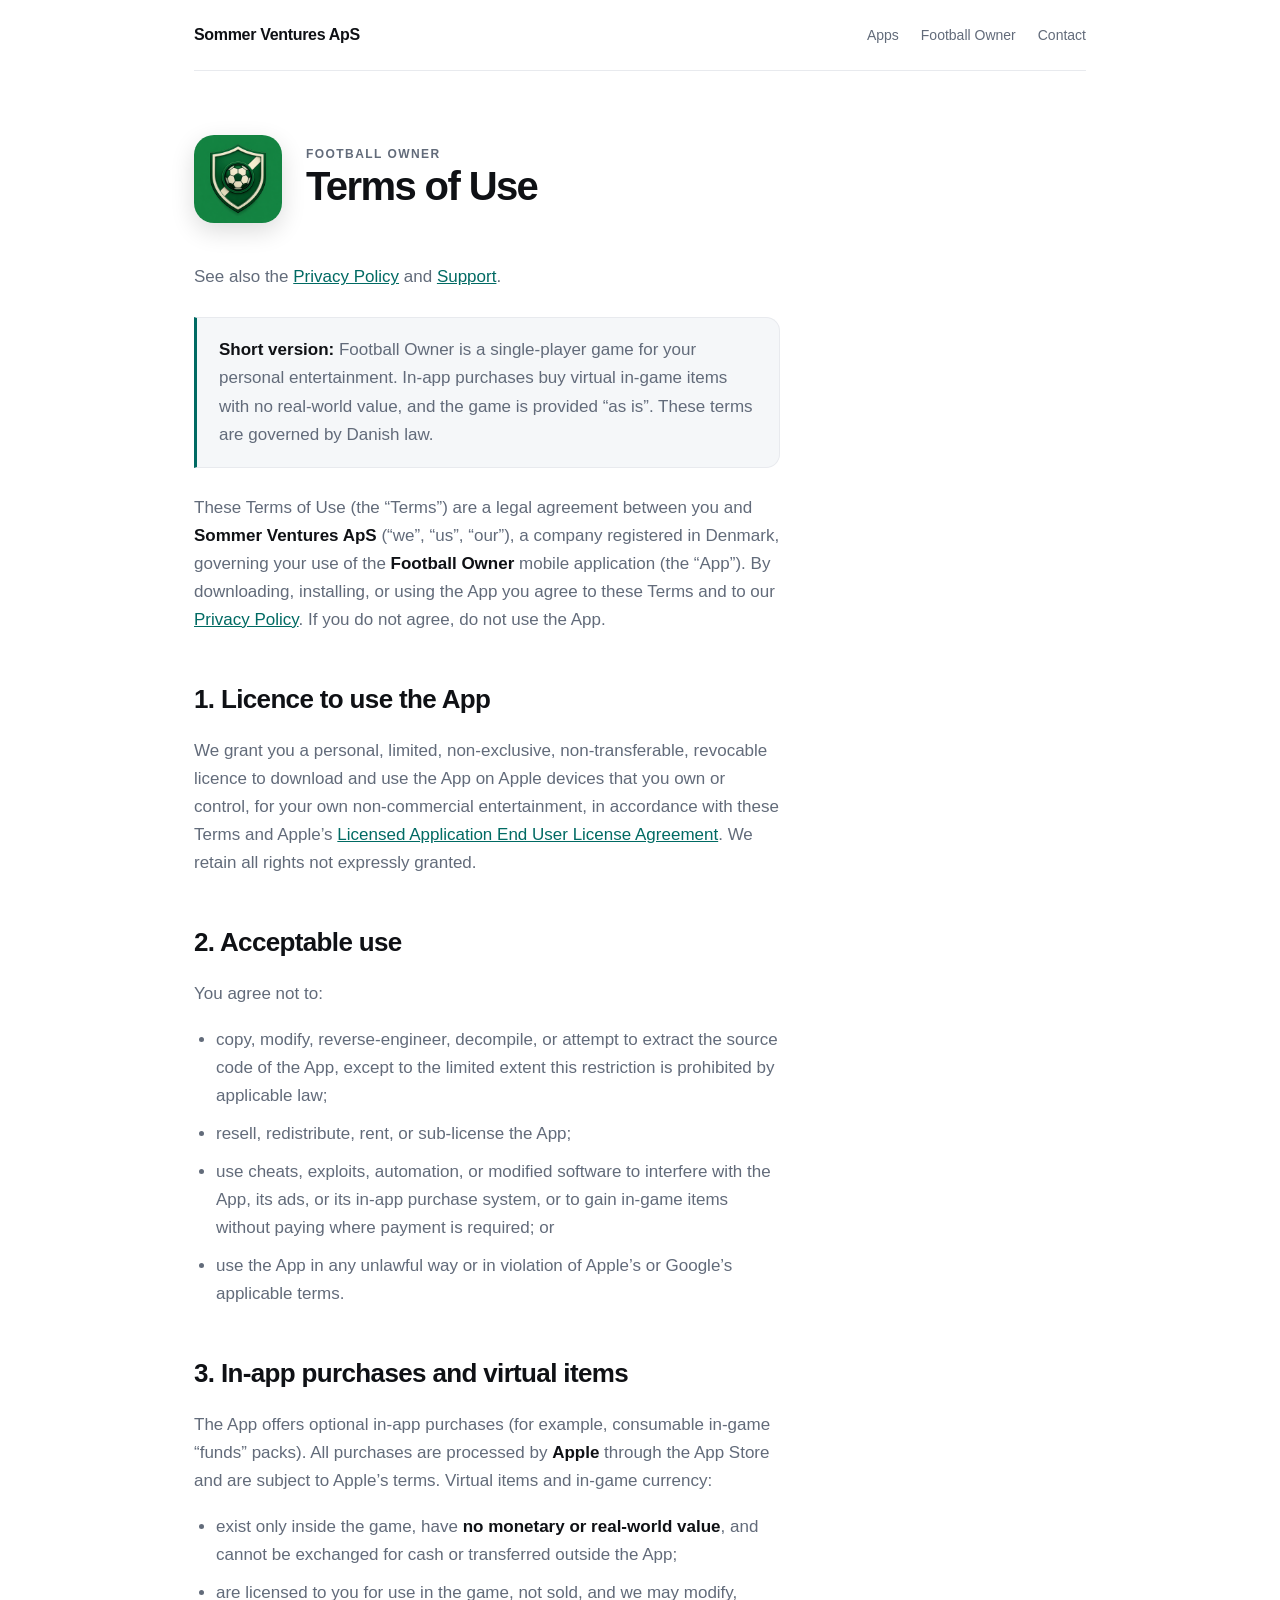
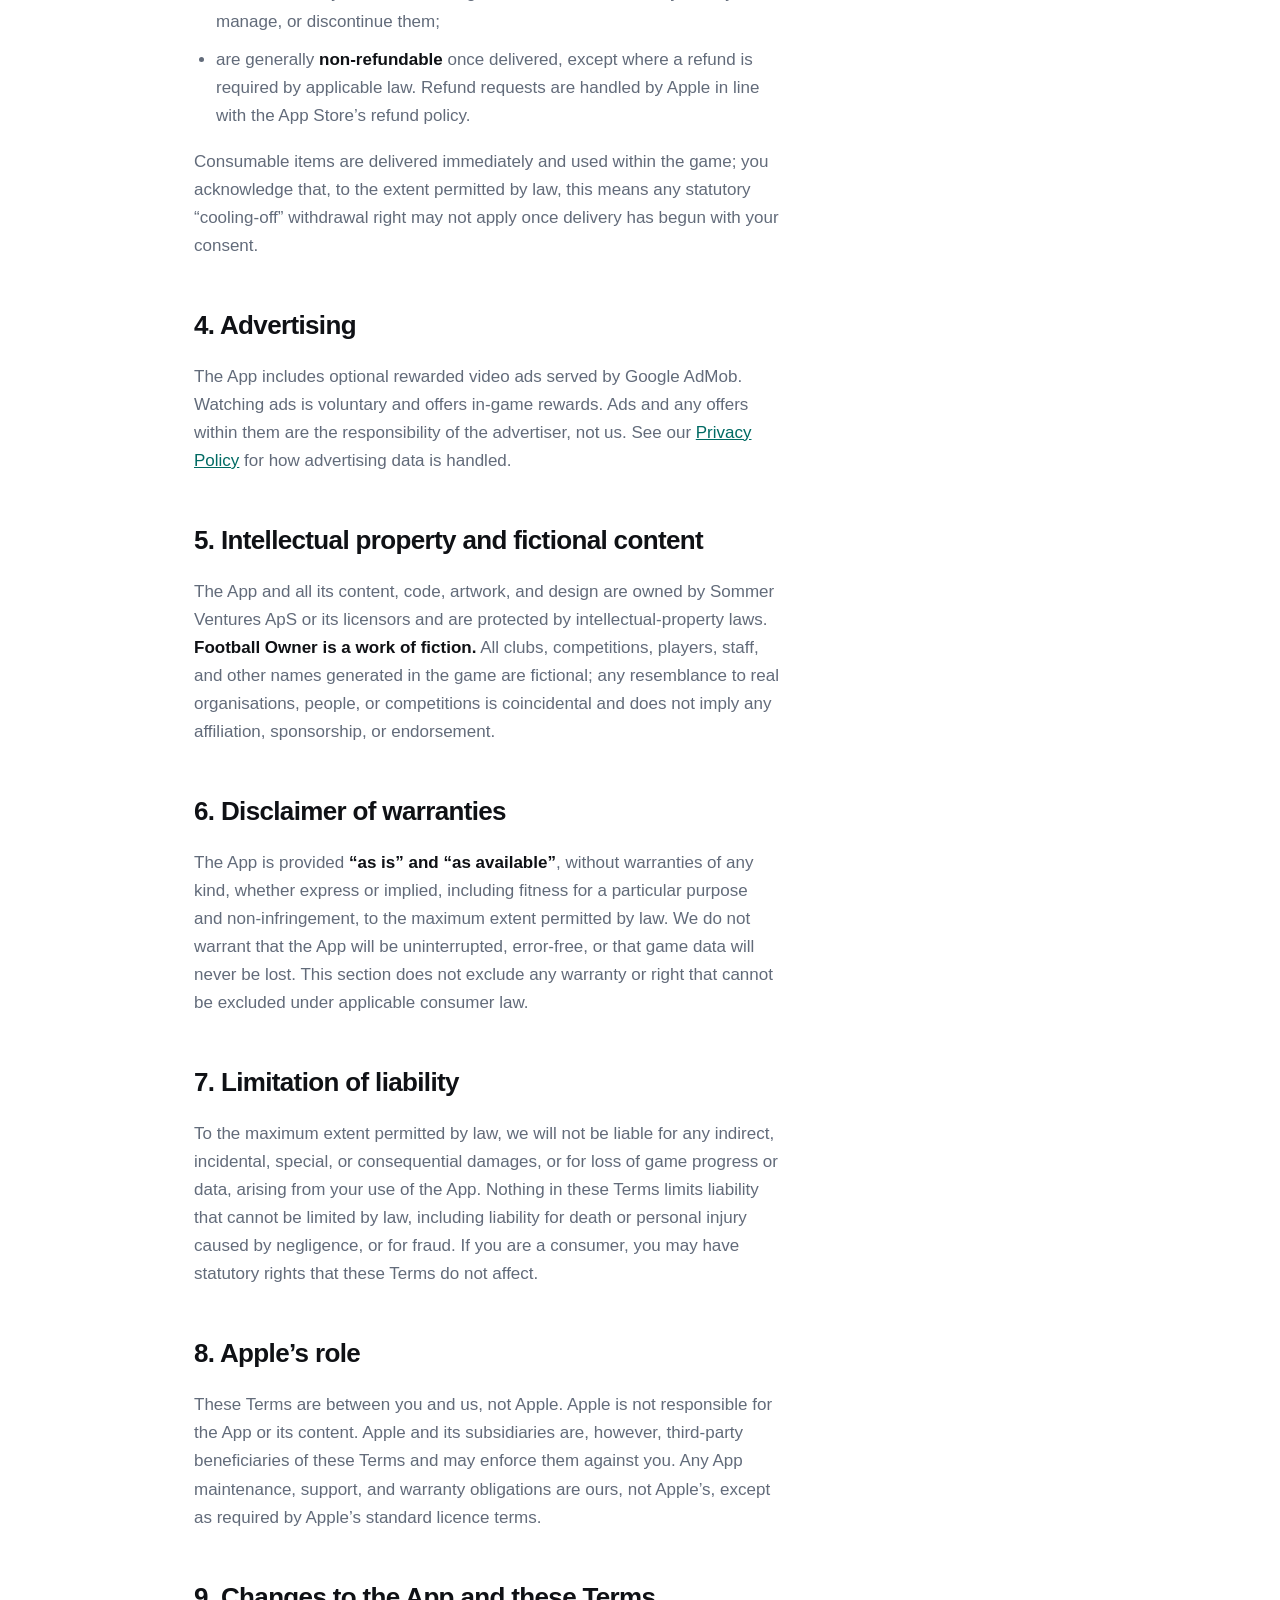
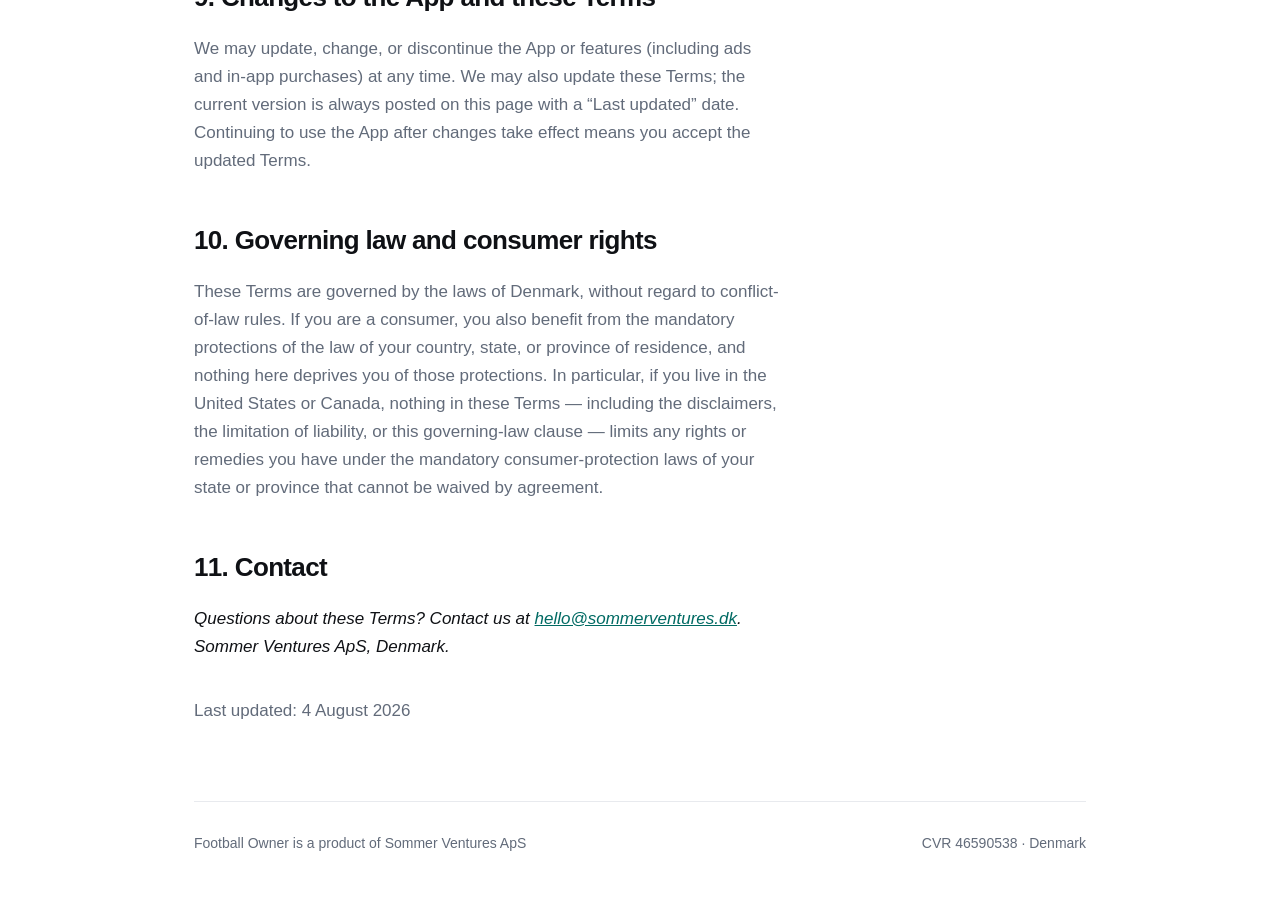
<file: apps/football-owner/terms/index.html>
<!doctype html>
<html lang="en">
<head>
<meta charset="utf-8">
<meta name="viewport" content="width=device-width, initial-scale=1">
<title>Terms of Use · Football Owner · Sommer Ventures ApS</title>
<meta name="description" content="Terms of use for the Football Owner iOS game, published by Sommer Ventures ApS.">
<link rel="canonical" href="https://sommerventures.dk/apps/football-owner/terms/">
<link rel="stylesheet" href="/assets/styles.css">
</head>
<body>

<div class="wrap">

  <nav>
    <a class="brand" href="/">Sommer Ventures ApS</a>
    <div class="links">
      <a href="/apps/">Apps</a>
      <a href="/apps/football-owner/">Football Owner</a>
      <a href="mailto:hello@sommerventures.dk">Contact</a>
    </div>
  </nav>

  <div class="page-head">
    <img src="/assets/apps/football-owner.png" alt="">
    <div>
      <div class="type">Football Owner</div>
      <h1>Terms of Use</h1>
    </div>
  </div>

  <section>
    <div class="prose">

      <p class="sub" style="margin-bottom:8px;">See also the <a href="/apps/football-owner/privacy/">Privacy Policy</a> and
      <a href="/apps/football-owner/#support">Support</a>.</p>

      <p class="callout">
    <strong>Short version:</strong> Football Owner is a single-player game for your personal entertainment.
    In-app purchases buy virtual in-game items with no real-world value, and the game is provided “as is”.
    These terms are governed by Danish law.
  </p>

  <p>
    These Terms of Use (the “Terms”) are a legal agreement between you and <strong>Sommer Ventures ApS</strong>
    (“we”, “us”, “our”), a company registered in Denmark, governing your use of the <strong>Football Owner</strong>
    mobile application (the “App”). By downloading, installing, or using the App you agree to these Terms and to
    our <a href="/apps/football-owner/privacy/">Privacy Policy</a>. If you do not agree, do not use the App.
  </p>

  <h2>1. Licence to use the App</h2>
  <p>
    We grant you a personal, limited, non-exclusive, non-transferable, revocable licence to download and use
    the App on Apple devices that you own or control, for your own non-commercial entertainment, in accordance
    with these Terms and Apple’s
    <a href="https://www.apple.com/legal/internet-services/itunes/dev/stdeula/">Licensed Application End User
    License Agreement</a>. We retain all rights not expressly granted.
  </p>

  <h2>2. Acceptable use</h2>
  <p>You agree not to:</p>
  <ul>
    <li>copy, modify, reverse-engineer, decompile, or attempt to extract the source code of the App, except to
      the limited extent this restriction is prohibited by applicable law;</li>
    <li>resell, redistribute, rent, or sub-license the App;</li>
    <li>use cheats, exploits, automation, or modified software to interfere with the App, its ads, or its
      in-app purchase system, or to gain in-game items without paying where payment is required; or</li>
    <li>use the App in any unlawful way or in violation of Apple’s or Google’s applicable terms.</li>
  </ul>

  <h2>3. In-app purchases and virtual items</h2>
  <p>
    The App offers optional in-app purchases (for example, consumable in-game “funds” packs). All purchases
    are processed by <strong>Apple</strong> through the App Store and are subject to Apple’s terms. Virtual
    items and in-game currency:
  </p>
  <ul>
    <li>exist only inside the game, have <strong>no monetary or real-world value</strong>, and cannot be
      exchanged for cash or transferred outside the App;</li>
    <li>are licensed to you for use in the game, not sold, and we may modify, manage, or discontinue them;</li>
    <li>are generally <strong>non-refundable</strong> once delivered, except where a refund is required by
      applicable law. Refund requests are handled by Apple in line with the App Store’s refund policy.</li>
  </ul>
  <p>
    Consumable items are delivered immediately and used within the game; you acknowledge that, to the extent
    permitted by law, this means any statutory “cooling-off” withdrawal right may not apply once delivery has
    begun with your consent.
  </p>

  <h2>4. Advertising</h2>
  <p>
    The App includes optional rewarded video ads served by Google AdMob. Watching ads is voluntary and offers
    in-game rewards. Ads and any offers within them are the responsibility of the advertiser, not us. See our
    <a href="/apps/football-owner/privacy/">Privacy Policy</a> for how advertising data is handled.
  </p>

  <h2>5. Intellectual property and fictional content</h2>
  <p>
    The App and all its content, code, artwork, and design are owned by Sommer Ventures ApS or its licensors
    and are protected by intellectual-property laws. <strong>Football Owner is a work of fiction.</strong> All
    clubs, competitions, players, staff, and other names generated in the game are fictional; any resemblance
    to real organisations, people, or competitions is coincidental and does not imply any affiliation,
    sponsorship, or endorsement.
  </p>

  <h2>6. Disclaimer of warranties</h2>
  <p>
    The App is provided <strong>“as is” and “as available”</strong>, without warranties of any kind, whether
    express or implied, including fitness for a particular purpose and non-infringement, to the maximum extent
    permitted by law. We do not warrant that the App will be uninterrupted, error-free, or that game data will
    never be lost. This section does not exclude any warranty or right that cannot be excluded under applicable
    consumer law.
  </p>

  <h2>7. Limitation of liability</h2>
  <p>
    To the maximum extent permitted by law, we will not be liable for any indirect, incidental, special, or
    consequential damages, or for loss of game progress or data, arising from your use of the App. Nothing in
    these Terms limits liability that cannot be limited by law, including liability for death or personal
    injury caused by negligence, or for fraud. If you are a consumer, you may have statutory rights that these
    Terms do not affect.
  </p>

  <h2>8. Apple’s role</h2>
  <p>
    These Terms are between you and us, not Apple. Apple is not responsible for the App or its content. Apple
    and its subsidiaries are, however, third-party beneficiaries of these Terms and may enforce them against
    you. Any App maintenance, support, and warranty obligations are ours, not Apple’s, except as required by
    Apple’s standard licence terms.
  </p>

  <h2>9. Changes to the App and these Terms</h2>
  <p>
    We may update, change, or discontinue the App or features (including ads and in-app purchases) at any
    time. We may also update these Terms; the current version is always posted on this page with a “Last
    updated” date. Continuing to use the App after changes take effect means you accept the updated Terms.
  </p>

  <h2>10. Governing law and consumer rights</h2>
  <p>
    These Terms are governed by the laws of Denmark, without regard to conflict-of-law rules. If you are a
    consumer, you also benefit from the mandatory protections of the law of your country, state, or province of
    residence, and nothing here deprives you of those protections. In particular, if you live in the United
    States or Canada, nothing in these Terms — including the disclaimers, the limitation of liability, or this
    governing-law clause — limits any rights or remedies you have under the mandatory consumer-protection laws
    of your state or province that cannot be waived by agreement.
  </p>

  <h2>11. Contact</h2>
  <address>
    Questions about these Terms? Contact us at
    <a href="mailto:hello@sommerventures.dk">hello@sommerventures.dk</a>.<br>
    Sommer Ventures ApS, Denmark.
  </address>

      <p class="updated">Last updated: 4 August 2026</p>

    </div>
  </section>

  <footer>
    <span>Football Owner is a product of Sommer Ventures ApS</span>
    <span>CVR 46590538 · Denmark</span>
  </footer>

</div>

</body>
</html>
</file>
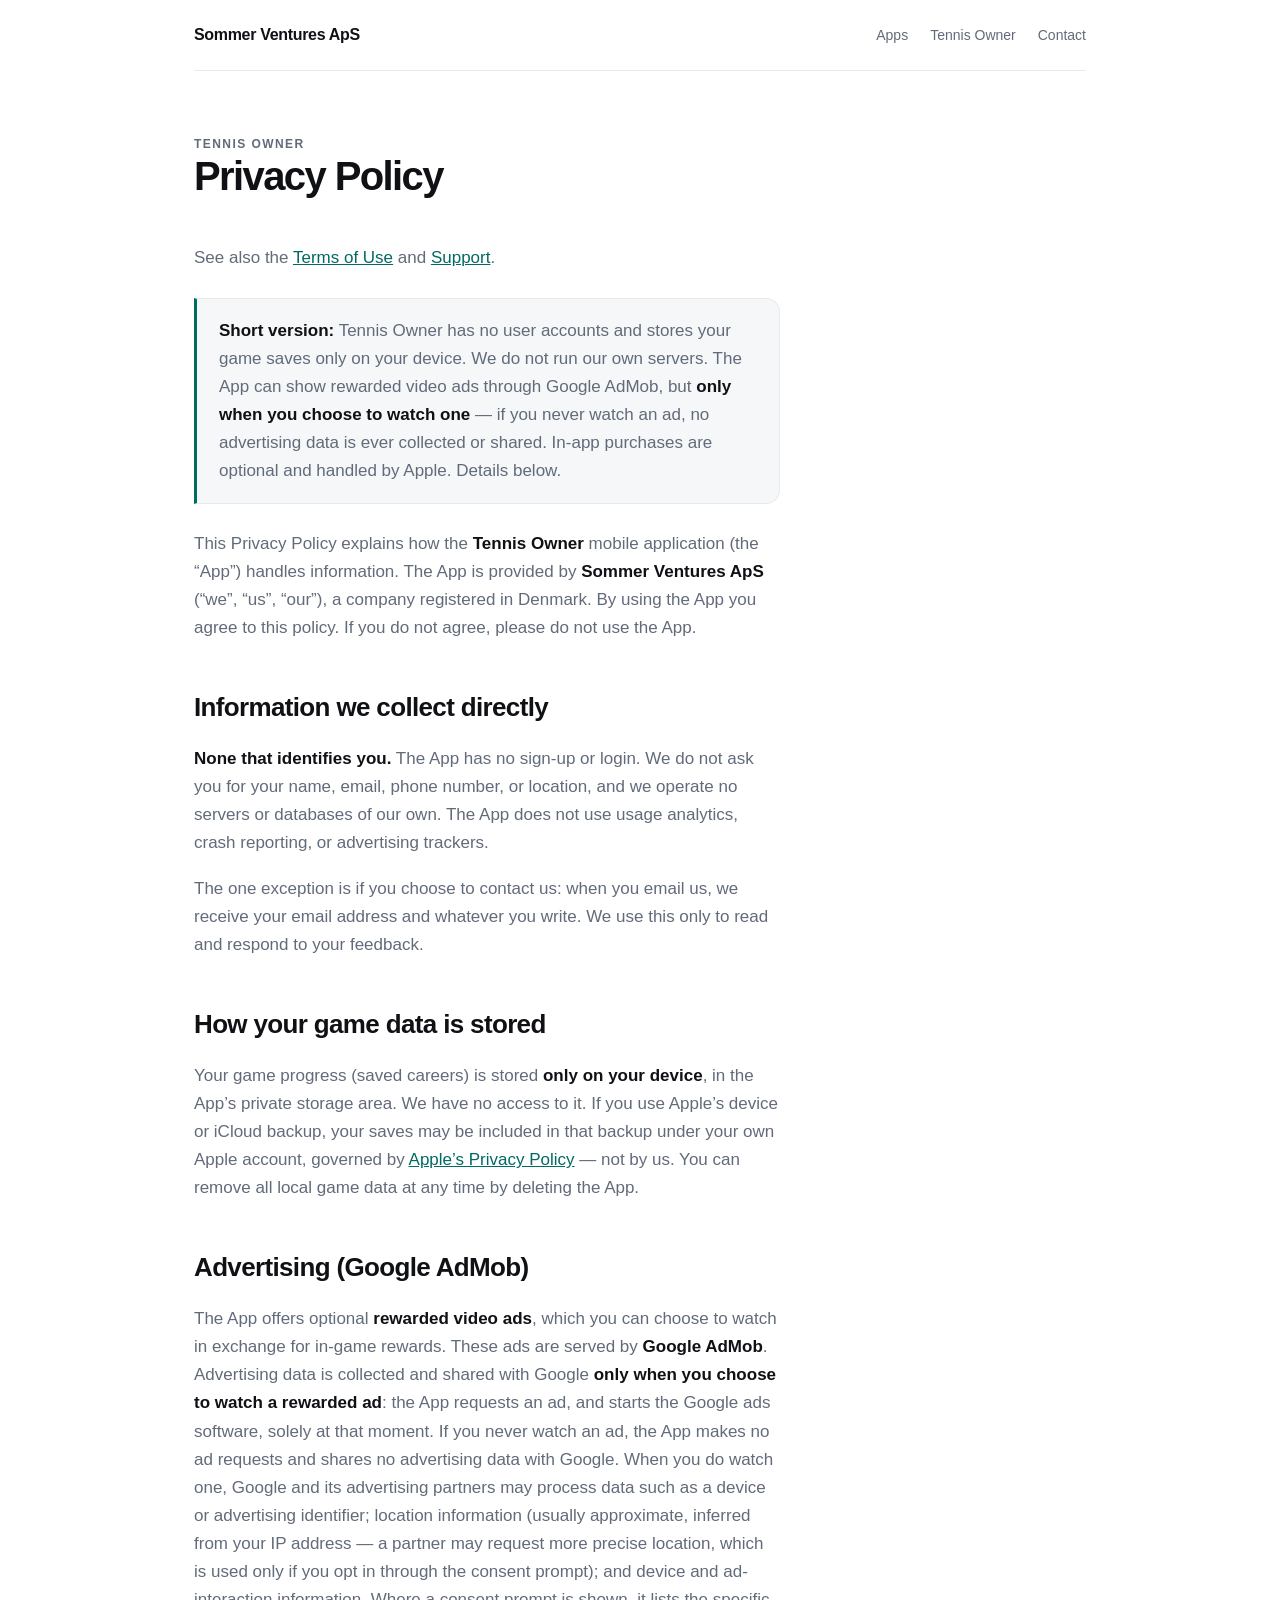
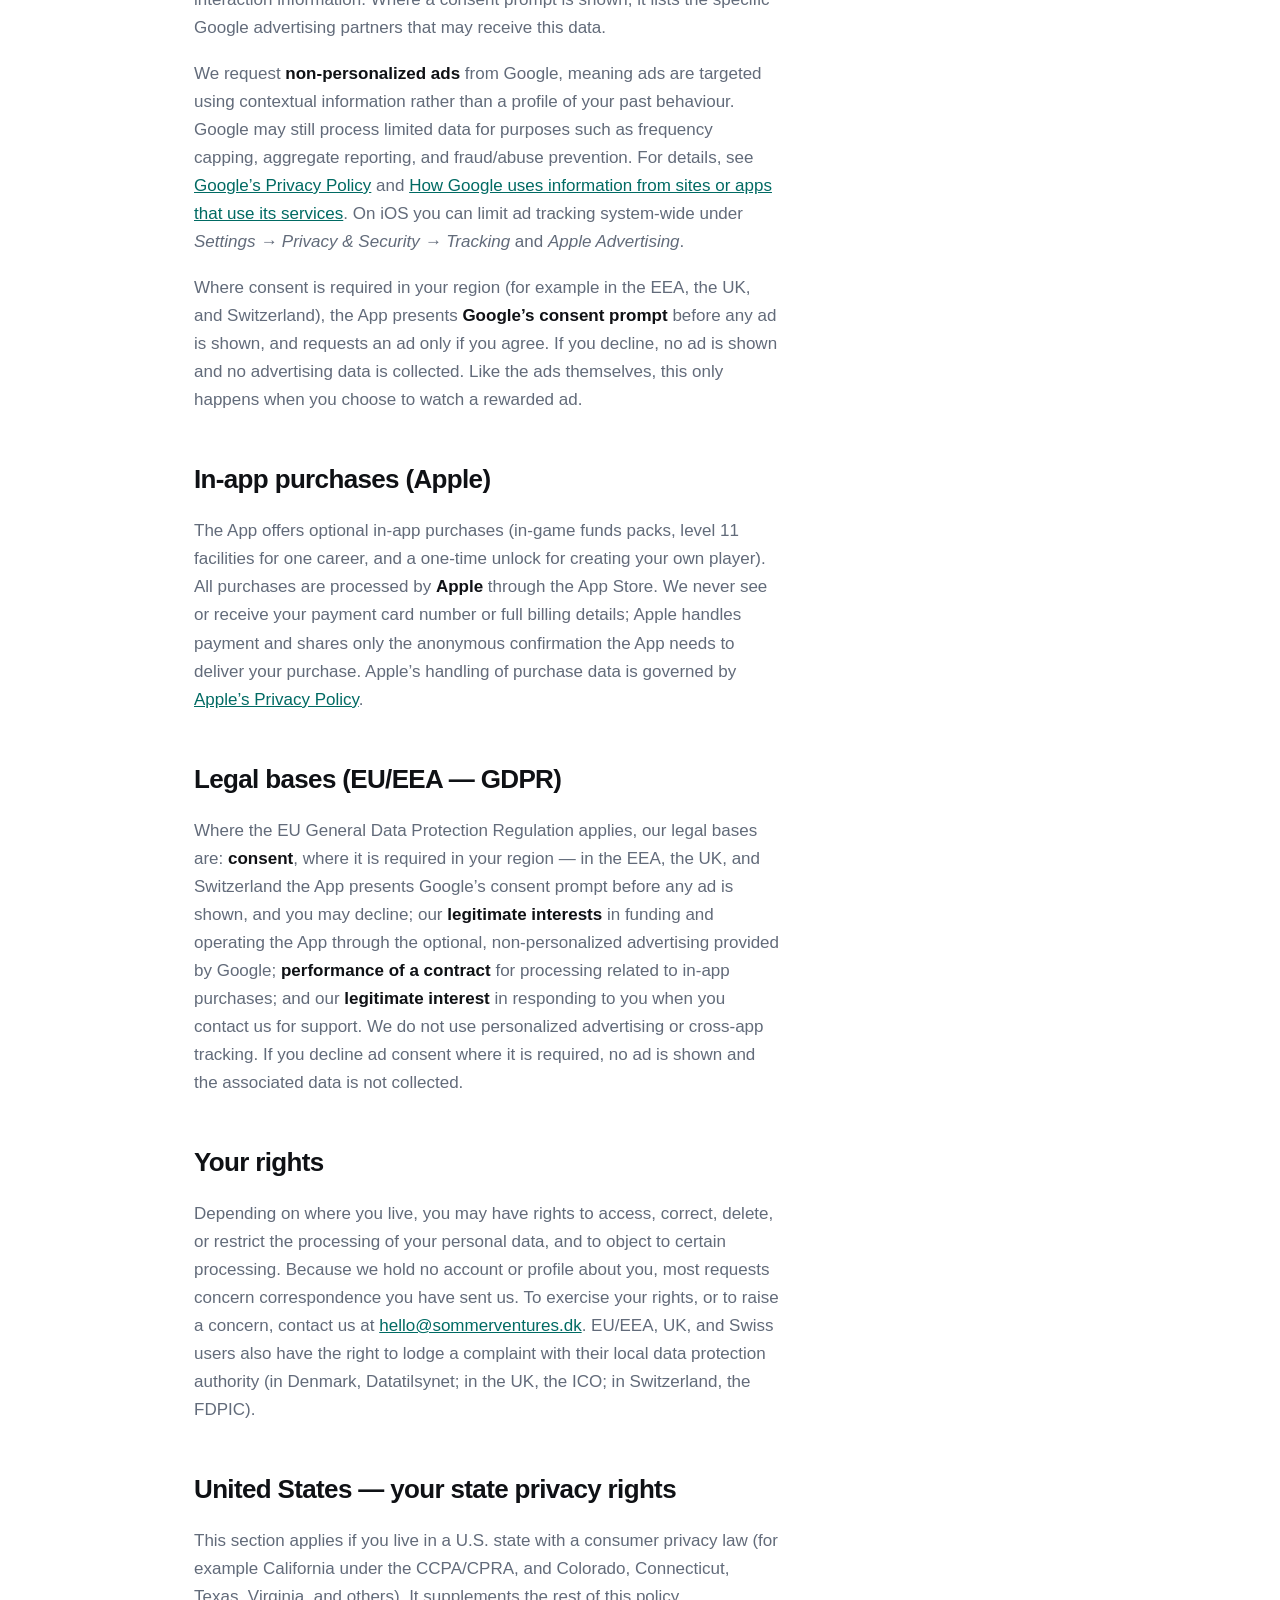
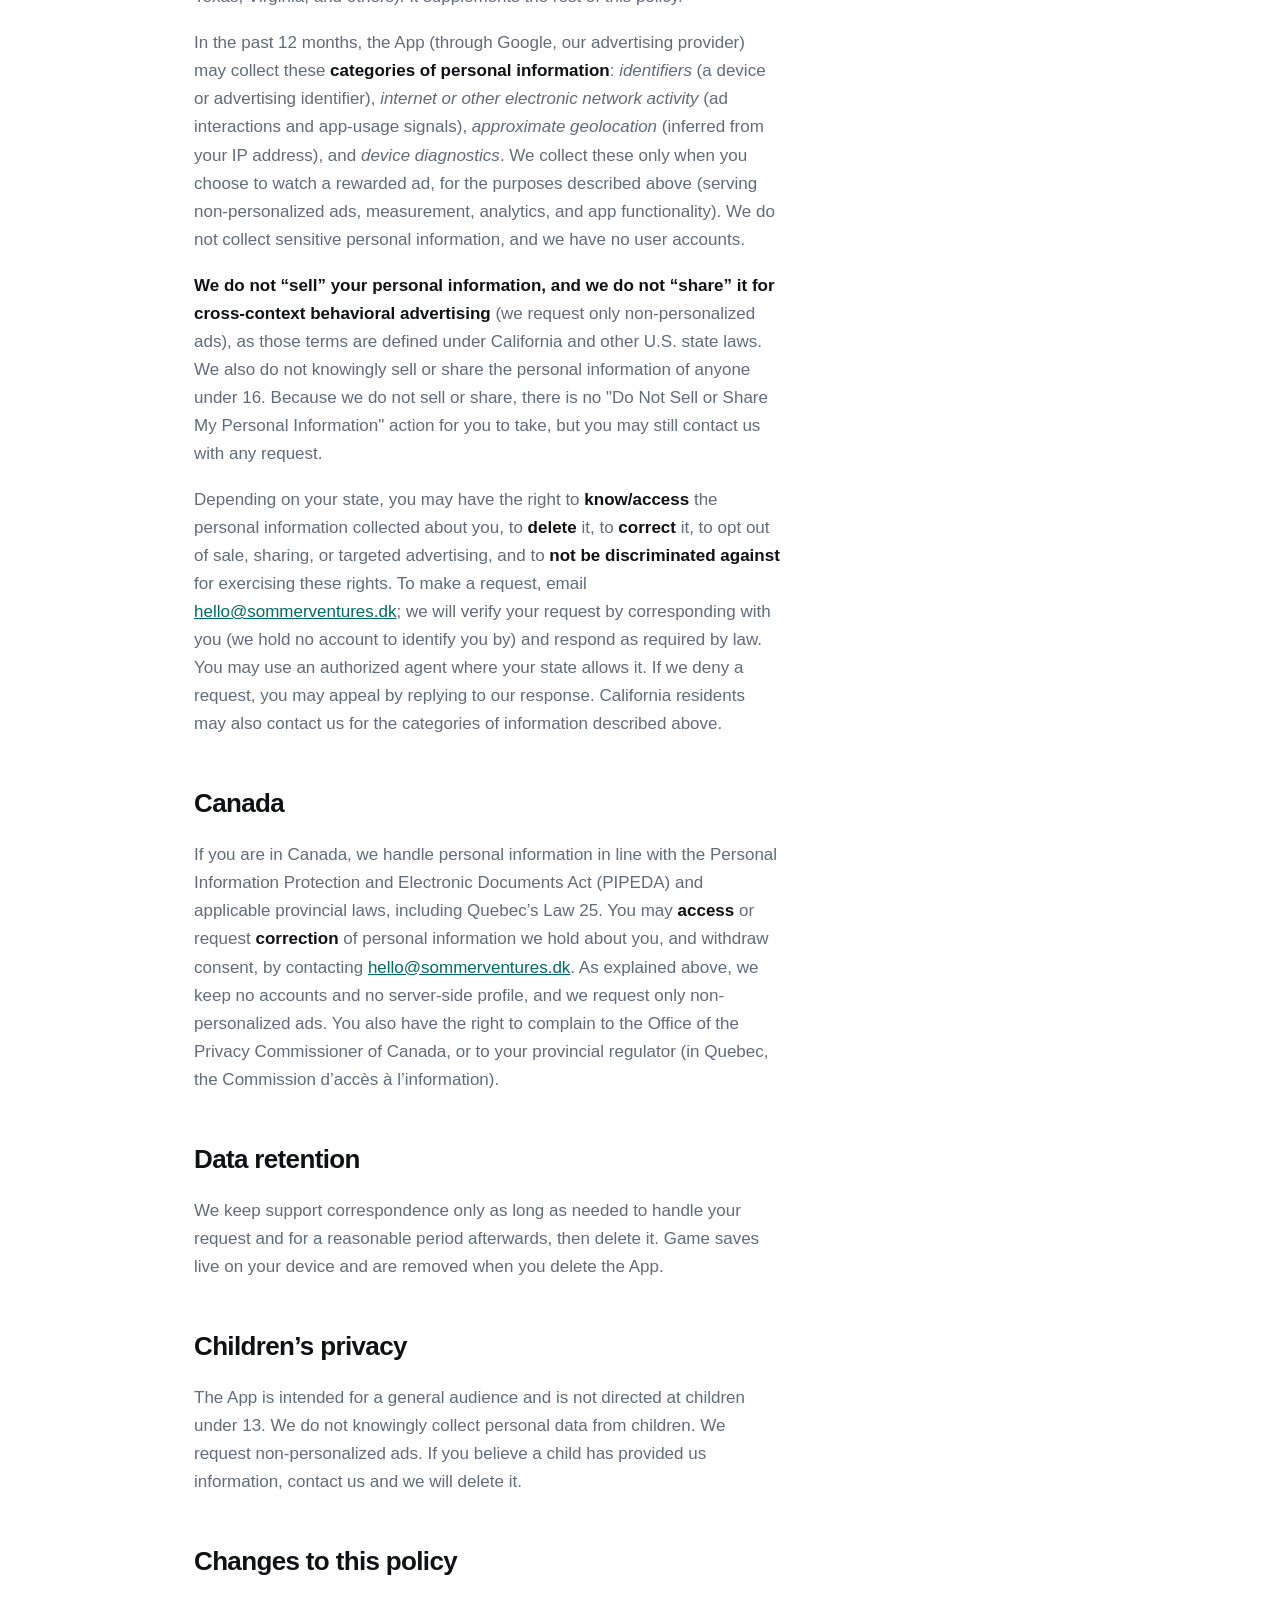
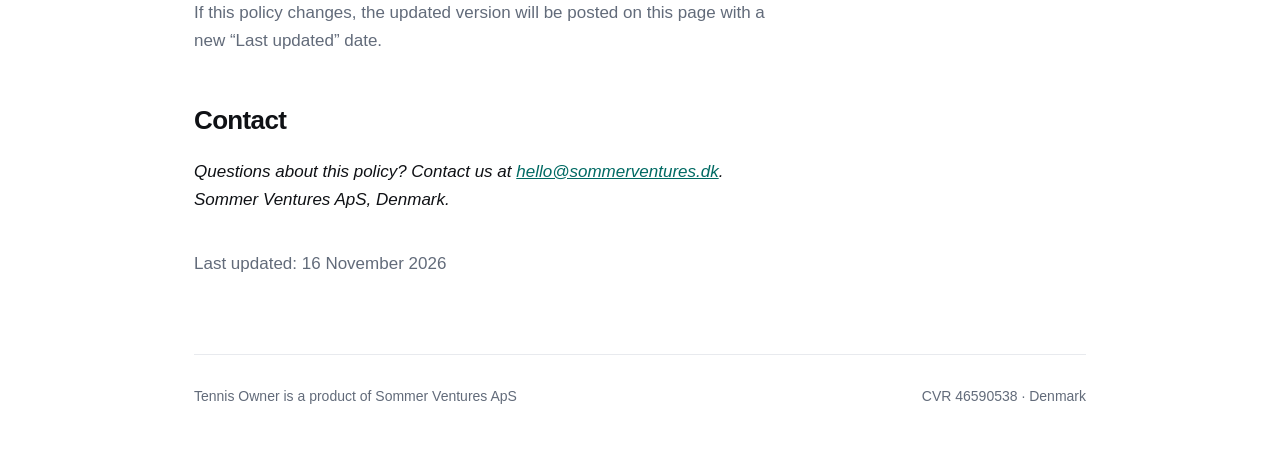
<file: apps/tennis-owner/privacy/index.html>
<!doctype html>
<html lang="en">
<head>
<meta charset="utf-8">
<meta name="viewport" content="width=device-width, initial-scale=1">
<title>Privacy Policy · Tennis Owner · Sommer Ventures ApS</title>
<meta name="description" content="Privacy policy for the Tennis Owner iOS game, published by Sommer Ventures ApS: no accounts, saves on your device, optional rewarded ads via Google AdMob, and optional in-app purchases via Apple.">
<link rel="canonical" href="https://sommerventures.dk/apps/tennis-owner/privacy/">
<link rel="stylesheet" href="/assets/styles.css">
</head>
<body>

<div class="wrap">

  <nav>
    <a class="brand" href="/">Sommer Ventures ApS</a>
    <div class="links">
      <a href="/apps/">Apps</a>
      <a href="/apps/tennis-owner/">Tennis Owner</a>
      <a href="mailto:hello@sommerventures.dk">Contact</a>
    </div>
  </nav>

  <div class="page-head">
    <div>
      <div class="type">Tennis Owner</div>
      <h1>Privacy Policy</h1>
    </div>
  </div>

  <section>
    <div class="prose">

      <p class="sub" style="margin-bottom:8px;">See also the <a href="/apps/tennis-owner/terms/">Terms of Use</a> and
      <a href="/apps/tennis-owner/#support">Support</a>.</p>

      <p class="callout">
    <strong>Short version:</strong> Tennis Owner has no user accounts and stores your game saves only on
    your device. We do not run our own servers. The App can show rewarded video ads through Google AdMob, but
    <strong>only when you choose to watch one</strong> — if you never watch an ad, no advertising data is ever
    collected or shared. In-app purchases are optional and handled by Apple. Details below.
  </p>

  <p>
    This Privacy Policy explains how the <strong>Tennis Owner</strong> mobile application (the “App”)
    handles information. The App is provided by <strong>Sommer Ventures ApS</strong> (“we”, “us”, “our”), a
    company registered in Denmark. By using the App you agree to this policy. If you do not agree, please do
    not use the App.
  </p>

  <h2>Information we collect directly</h2>
  <p>
    <strong>None that identifies you.</strong> The App has no sign-up or login. We do not ask you for your
    name, email, phone number, or location, and we operate no servers or databases of our own. The App does not
    use usage analytics, crash reporting, or advertising trackers.
  </p>
  <p>
    The one exception is if you choose to contact us: when you email us, we receive your email address and whatever you write. We use
    this only to read and respond to your feedback.
  </p>

  <h2>How your game data is stored</h2>
  <p>
    Your game progress (saved careers) is stored <strong>only on your device</strong>, in the App’s private
    storage area. We have no access to it. If you use Apple’s device or iCloud backup, your saves may be
    included in that backup under your own Apple account, governed by
    <a href="https://www.apple.com/legal/privacy/">Apple’s Privacy Policy</a> — not by us. You can remove all
    local game data at any time by deleting the App.
  </p>

  <h2>Advertising (Google AdMob)</h2>
  <p>
    The App offers optional <strong>rewarded video ads</strong>, which you can choose to watch in exchange for
    in-game rewards. These ads are served by <strong>Google AdMob</strong>. Advertising data is collected and
    shared with Google <strong>only when you choose to watch a rewarded ad</strong>: the App requests an ad,
    and starts the Google ads software, solely at that moment. If you never watch an ad, the App makes no ad
    requests and shares no advertising data with Google. When you do watch one, Google and its advertising
    partners may process data such as a device or advertising identifier; location information (usually
    approximate, inferred from your IP address — a partner may request more precise location, which is used
    only if you opt in through the consent prompt); and device and ad-interaction information. Where a consent
    prompt is shown, it lists the specific Google advertising partners that may receive this data.
  </p>
  <p>
    We request <strong>non-personalized ads</strong> from Google, meaning ads are targeted using contextual
    information rather than a profile of your past behaviour. Google may still process limited data for
    purposes such as frequency capping, aggregate reporting, and fraud/abuse prevention. For details, see
    <a href="https://policies.google.com/privacy">Google’s Privacy Policy</a> and
    <a href="https://policies.google.com/technologies/partner-sites">How Google uses information from sites or
    apps that use its services</a>. On iOS you can limit ad tracking system-wide under
    <em>Settings → Privacy &amp; Security → Tracking</em> and <em>Apple Advertising</em>.
  </p>
  <p>
    Where consent is required in your region (for example in the EEA, the UK, and Switzerland), the App presents
    <strong>Google’s consent prompt</strong> before any ad is shown, and requests an ad only if you agree. If
    you decline, no ad is shown and no advertising data is collected. Like the ads themselves, this only
    happens when you choose to watch a rewarded ad.
  </p>

  <h2>In-app purchases (Apple)</h2>
  <p>
    The App offers optional in-app purchases (in-game funds packs, level 11 facilities for one career, and a one-time unlock for creating your own player). All purchases are processed
    by <strong>Apple</strong> through the App Store. We never see or receive your payment card number or full
    billing details; Apple handles payment and shares only the anonymous confirmation the App needs to
    deliver your purchase. Apple’s handling of purchase data is governed by
    <a href="https://www.apple.com/legal/privacy/">Apple’s Privacy Policy</a>.
  </p>

  <h2>Legal bases (EU/EEA — GDPR)</h2>
  <p>
    Where the EU General Data Protection Regulation applies, our legal bases are: <strong>consent</strong>,
    where it is required in your region — in the EEA, the UK, and Switzerland the App presents Google’s consent
    prompt before any ad is shown, and you may decline; our <strong>legitimate interests</strong> in funding and operating the
    App through the optional, non-personalized advertising provided by Google; <strong>performance of a
    contract</strong> for processing related to in-app purchases; and our <strong>legitimate interest</strong> in responding to you when you contact us for support. We do not use personalized advertising or cross-app
    tracking. If you decline ad consent where it is required, no ad is shown and the associated data is not
    collected.
  </p>

  <h2>Your rights</h2>
  <p>
    Depending on where you live, you may have rights to access, correct, delete, or restrict the processing
    of your personal data, and to object to certain processing. Because we hold no account or profile about
    you, most requests concern correspondence you have sent us. To exercise your rights, or to raise a
    concern, contact us at <a href="mailto:hello@sommerventures.dk">hello@sommerventures.dk</a>. EU/EEA, UK, and
    Swiss users also have the right to lodge a complaint with their local data protection authority (in Denmark,
    Datatilsynet; in the UK, the ICO; in Switzerland, the FDPIC).
  </p>

  <h2>United States — your state privacy rights</h2>
  <p>
    This section applies if you live in a U.S. state with a consumer privacy law (for example California under
    the CCPA/CPRA, and Colorado, Connecticut, Texas, Virginia, and others). It supplements the rest of this
    policy.
  </p>
  <p>
    In the past 12 months, the App (through Google, our advertising provider) may collect these
    <strong>categories of personal information</strong>: <em>identifiers</em> (a device or advertising
    identifier), <em>internet or other electronic network activity</em> (ad interactions and app-usage
    signals), <em>approximate geolocation</em> (inferred from your IP address), and <em>device
    diagnostics</em>. We collect these only when you choose to watch a rewarded ad, for the purposes described
    above (serving non-personalized ads, measurement, analytics, and app functionality). We do not collect sensitive personal information, and we have no user accounts.
  </p>
  <p>
    <strong>We do not “sell” your personal information, and we do not “share” it for cross-context behavioral
    advertising</strong> (we request only non-personalized ads), as those terms are defined under California
    and other U.S. state laws. We also do not knowingly sell or share the personal information of anyone under
    16. Because we do not sell or share, there is no "Do Not Sell or Share My Personal Information" action for
    you to take, but you may still contact us with any request.
  </p>
  <p>
    Depending on your state, you may have the right to <strong>know/access</strong> the personal information
    collected about you, to <strong>delete</strong> it, to <strong>correct</strong> it, to opt out of sale,
    sharing, or targeted advertising, and to <strong>not be discriminated against</strong> for exercising these
    rights. To make a request, email <a href="mailto:hello@sommerventures.dk">hello@sommerventures.dk</a>; we
    will verify your request by corresponding with you (we hold no account to identify you by) and respond as
    required by law. You may use an authorized agent where your state allows it. If we deny a request, you may
    appeal by replying to our response. California residents may also contact us for the categories of
    information described above.
  </p>

  <h2>Canada</h2>
  <p>
    If you are in Canada, we handle personal information in line with the Personal Information Protection and
    Electronic Documents Act (PIPEDA) and applicable provincial laws, including Quebec’s Law 25. You may
    <strong>access</strong> or request <strong>correction</strong> of personal information we hold about you,
    and withdraw consent, by contacting <a href="mailto:hello@sommerventures.dk">hello@sommerventures.dk</a>.
    As explained above, we keep no accounts and no server-side profile, and we request only non-personalized
    ads. You also have the right to complain to the Office of the Privacy Commissioner of Canada, or to your
    provincial regulator (in Quebec, the Commission d’accès à l’information).
  </p>

  <h2>Data retention</h2>
  <p>
    We keep support correspondence only as long as needed to handle your request and for a reasonable period
    afterwards, then delete it. Game saves live on your device and are removed when you delete the App.
  </p>

  <h2>Children’s privacy</h2>
  <p>
    The App is intended for a general audience and is not directed at children under 13. We do not knowingly
    collect personal data from children. We request non-personalized ads. If you believe a child has provided
    us information, contact us and we will delete it.
  </p>

  <h2>Changes to this policy</h2>
  <p>
    If this policy changes, the updated version will be posted on this page with a new “Last updated” date.
  </p>

  <h2>Contact</h2>
  <address>
    Questions about this policy? Contact us at
    <a href="mailto:hello@sommerventures.dk">hello@sommerventures.dk</a>.<br>
    Sommer Ventures ApS, Denmark.
  </address>

      <p class="updated">Last updated: 16 November 2026</p>

    </div>
  </section>

  <footer>
    <span>Tennis Owner is a product of Sommer Ventures ApS</span>
    <span>CVR 46590538 · Denmark</span>
  </footer>

</div>

</body>
</html>
</file>
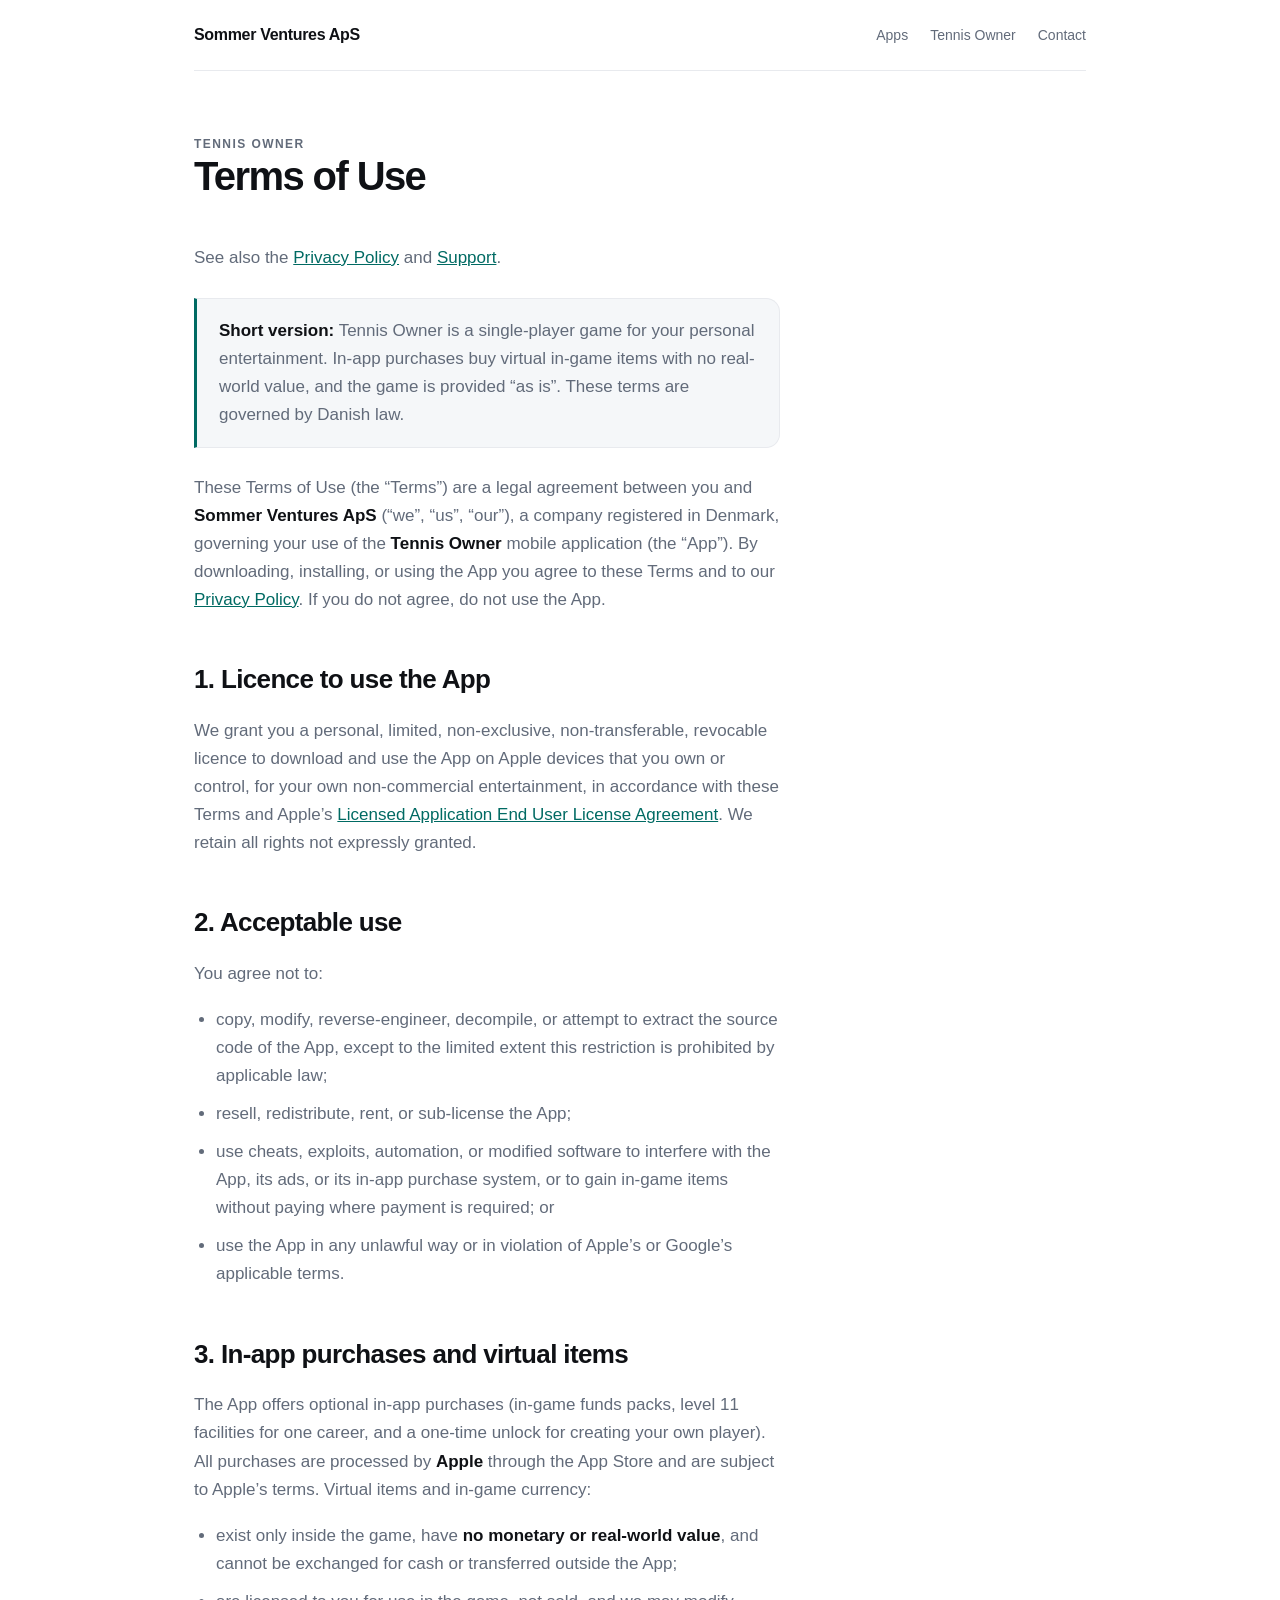
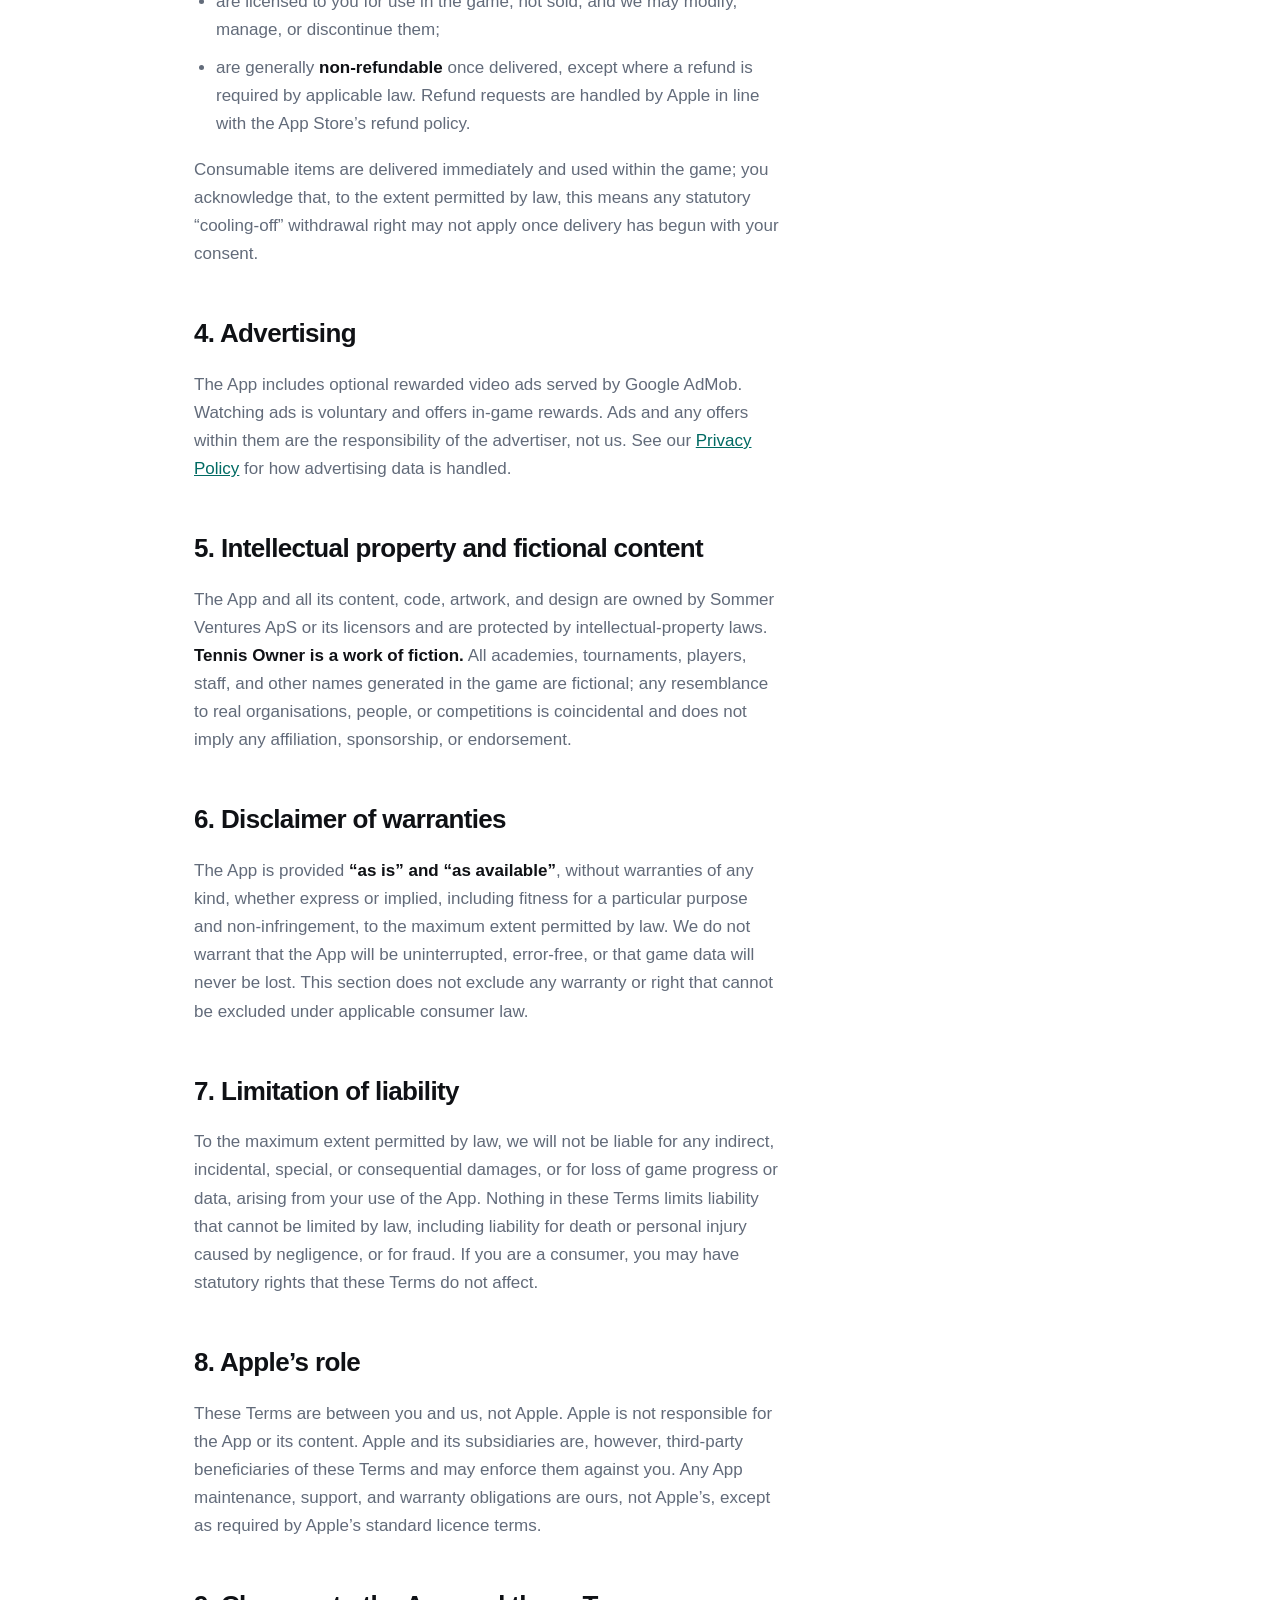
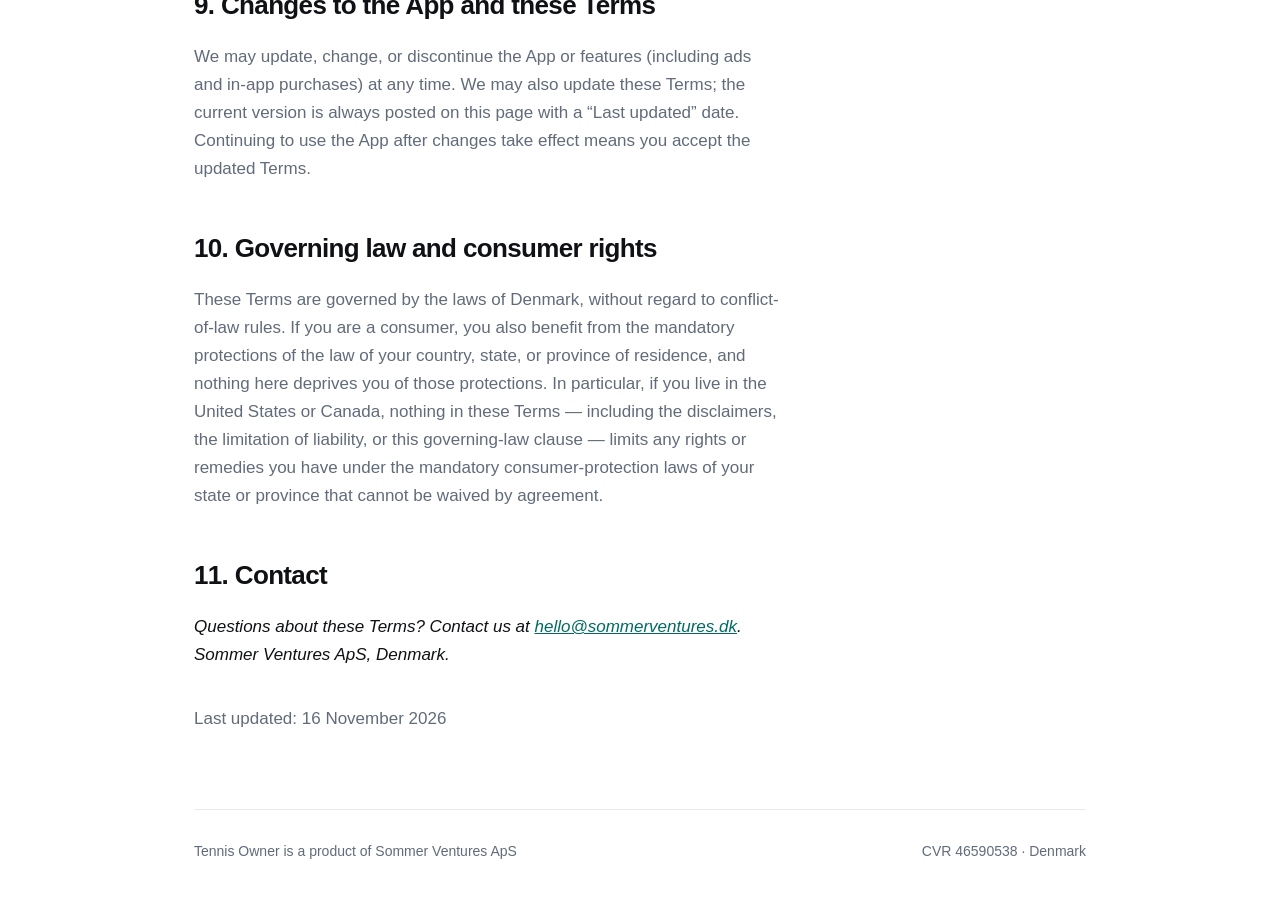
<file: apps/tennis-owner/terms/index.html>
<!doctype html>
<html lang="en">
<head>
<meta charset="utf-8">
<meta name="viewport" content="width=device-width, initial-scale=1">
<title>Terms of Use · Tennis Owner · Sommer Ventures ApS</title>
<meta name="description" content="Terms of use for the Tennis Owner iOS game, published by Sommer Ventures ApS.">
<link rel="canonical" href="https://sommerventures.dk/apps/tennis-owner/terms/">
<link rel="stylesheet" href="/assets/styles.css">
</head>
<body>

<div class="wrap">

  <nav>
    <a class="brand" href="/">Sommer Ventures ApS</a>
    <div class="links">
      <a href="/apps/">Apps</a>
      <a href="/apps/tennis-owner/">Tennis Owner</a>
      <a href="mailto:hello@sommerventures.dk">Contact</a>
    </div>
  </nav>

  <div class="page-head">
    <div>
      <div class="type">Tennis Owner</div>
      <h1>Terms of Use</h1>
    </div>
  </div>

  <section>
    <div class="prose">

      <p class="sub" style="margin-bottom:8px;">See also the <a href="/apps/tennis-owner/privacy/">Privacy Policy</a> and
      <a href="/apps/tennis-owner/#support">Support</a>.</p>

      <p class="callout">
    <strong>Short version:</strong> Tennis Owner is a single-player game for your personal entertainment.
    In-app purchases buy virtual in-game items with no real-world value, and the game is provided “as is”.
    These terms are governed by Danish law.
  </p>

  <p>
    These Terms of Use (the “Terms”) are a legal agreement between you and <strong>Sommer Ventures ApS</strong>
    (“we”, “us”, “our”), a company registered in Denmark, governing your use of the <strong>Tennis Owner</strong>
    mobile application (the “App”). By downloading, installing, or using the App you agree to these Terms and to
    our <a href="/apps/tennis-owner/privacy/">Privacy Policy</a>. If you do not agree, do not use the App.
  </p>

  <h2>1. Licence to use the App</h2>
  <p>
    We grant you a personal, limited, non-exclusive, non-transferable, revocable licence to download and use
    the App on Apple devices that you own or control, for your own non-commercial entertainment, in accordance
    with these Terms and Apple’s
    <a href="https://www.apple.com/legal/internet-services/itunes/dev/stdeula/">Licensed Application End User
    License Agreement</a>. We retain all rights not expressly granted.
  </p>

  <h2>2. Acceptable use</h2>
  <p>You agree not to:</p>
  <ul>
    <li>copy, modify, reverse-engineer, decompile, or attempt to extract the source code of the App, except to
      the limited extent this restriction is prohibited by applicable law;</li>
    <li>resell, redistribute, rent, or sub-license the App;</li>
    <li>use cheats, exploits, automation, or modified software to interfere with the App, its ads, or its
      in-app purchase system, or to gain in-game items without paying where payment is required; or</li>
    <li>use the App in any unlawful way or in violation of Apple’s or Google’s applicable terms.</li>
  </ul>

  <h2>3. In-app purchases and virtual items</h2>
  <p>
    The App offers optional in-app purchases (in-game funds packs, level 11 facilities for one career, and a one-time unlock for creating your own player). All purchases
    are processed by <strong>Apple</strong> through the App Store and are subject to Apple’s terms. Virtual
    items and in-game currency:
  </p>
  <ul>
    <li>exist only inside the game, have <strong>no monetary or real-world value</strong>, and cannot be
      exchanged for cash or transferred outside the App;</li>
    <li>are licensed to you for use in the game, not sold, and we may modify, manage, or discontinue them;</li>
    <li>are generally <strong>non-refundable</strong> once delivered, except where a refund is required by
      applicable law. Refund requests are handled by Apple in line with the App Store’s refund policy.</li>
  </ul>
  <p>
    Consumable items are delivered immediately and used within the game; you acknowledge that, to the extent
    permitted by law, this means any statutory “cooling-off” withdrawal right may not apply once delivery has
    begun with your consent.
  </p>

  <h2>4. Advertising</h2>
  <p>
    The App includes optional rewarded video ads served by Google AdMob. Watching ads is voluntary and offers
    in-game rewards. Ads and any offers within them are the responsibility of the advertiser, not us. See our
    <a href="/apps/tennis-owner/privacy/">Privacy Policy</a> for how advertising data is handled.
  </p>

  <h2>5. Intellectual property and fictional content</h2>
  <p>
    The App and all its content, code, artwork, and design are owned by Sommer Ventures ApS or its licensors
    and are protected by intellectual-property laws. <strong>Tennis Owner is a work of fiction.</strong> All
    academies, tournaments, players, staff, and other names generated in the game are fictional; any resemblance
    to real organisations, people, or competitions is coincidental and does not imply any affiliation,
    sponsorship, or endorsement.
  </p>

  <h2>6. Disclaimer of warranties</h2>
  <p>
    The App is provided <strong>“as is” and “as available”</strong>, without warranties of any kind, whether
    express or implied, including fitness for a particular purpose and non-infringement, to the maximum extent
    permitted by law. We do not warrant that the App will be uninterrupted, error-free, or that game data will
    never be lost. This section does not exclude any warranty or right that cannot be excluded under applicable
    consumer law.
  </p>

  <h2>7. Limitation of liability</h2>
  <p>
    To the maximum extent permitted by law, we will not be liable for any indirect, incidental, special, or
    consequential damages, or for loss of game progress or data, arising from your use of the App. Nothing in
    these Terms limits liability that cannot be limited by law, including liability for death or personal
    injury caused by negligence, or for fraud. If you are a consumer, you may have statutory rights that these
    Terms do not affect.
  </p>

  <h2>8. Apple’s role</h2>
  <p>
    These Terms are between you and us, not Apple. Apple is not responsible for the App or its content. Apple
    and its subsidiaries are, however, third-party beneficiaries of these Terms and may enforce them against
    you. Any App maintenance, support, and warranty obligations are ours, not Apple’s, except as required by
    Apple’s standard licence terms.
  </p>

  <h2>9. Changes to the App and these Terms</h2>
  <p>
    We may update, change, or discontinue the App or features (including ads and in-app purchases) at any
    time. We may also update these Terms; the current version is always posted on this page with a “Last
    updated” date. Continuing to use the App after changes take effect means you accept the updated Terms.
  </p>

  <h2>10. Governing law and consumer rights</h2>
  <p>
    These Terms are governed by the laws of Denmark, without regard to conflict-of-law rules. If you are a
    consumer, you also benefit from the mandatory protections of the law of your country, state, or province of
    residence, and nothing here deprives you of those protections. In particular, if you live in the United
    States or Canada, nothing in these Terms — including the disclaimers, the limitation of liability, or this
    governing-law clause — limits any rights or remedies you have under the mandatory consumer-protection laws
    of your state or province that cannot be waived by agreement.
  </p>

  <h2>11. Contact</h2>
  <address>
    Questions about these Terms? Contact us at
    <a href="mailto:hello@sommerventures.dk">hello@sommerventures.dk</a>.<br>
    Sommer Ventures ApS, Denmark.
  </address>

      <p class="updated">Last updated: 16 November 2026</p>

    </div>
  </section>

  <footer>
    <span>Tennis Owner is a product of Sommer Ventures ApS</span>
    <span>CVR 46590538 · Denmark</span>
  </footer>

</div>

</body>
</html>
</file>
<file: assets/styles.css>
:root {
  --bg: #ffffff;
  --fg: #0f1115;
  --muted: #626b7a;
  --line: #e8eaee;
  --soft: #f5f7f9;
  --accent: #006a63;

  /* Per-app brand colours, taken from each app's own icon */
  --tukd-d: #006a63;
  --tukd-l: #00ded1;
  --fo-d: #14663a;
  --fo-l: #33c26b;
  /* Backdrop of the Football Owner screenshots, so device shots sit on their own colour */
  --fo-mint: #d8f0e2;
  --momo-d: #463ea3;
  --momo-l: #8b83e8;
  --momo-soft: #ebe9fb;

  /* Brand of the app page being shown: buttons and the tag. Football Owner by default,
     an app page overrides it with a class on <body> (see .momo below). */
  --brand-d: var(--fo-d);
  --brand-l: var(--fo-l);
  --brand-soft: var(--fo-mint);
  --brand-glow: rgba(20,102,58,.28);
  --brand-tag-dark: #b6f0cd;
  --brand-tag-bg-dark: rgba(51,194,107,.16);

  --maxw: 940px;
}

@media (prefers-color-scheme: dark) {
  :root {
    --bg: #0f1115;
    --fg: #f0f2f5;
    --muted: #949cab;
    --line: #24272e;
    --soft: #171a1f;
    --accent: #4fd8cd;
  }
}

body.momo {
  --brand-d: var(--momo-d);
  --brand-l: var(--momo-l);
  --brand-soft: var(--momo-soft);
  --brand-glow: rgba(70,62,163,.3);
  --brand-tag-dark: #d4d0fa;
  --brand-tag-bg-dark: rgba(139,131,232,.18);
  --accent: #534ab7;
}

@media (prefers-color-scheme: dark) {
  body.momo { --accent: #a49ef0; }
}

* { box-sizing: border-box; }

html { -webkit-text-size-adjust: 100%; }

body {
  margin: 0;
  background: var(--bg);
  color: var(--fg);
  font: 17px/1.65 -apple-system, BlinkMacSystemFont, "Segoe UI", Helvetica, Arial, sans-serif;
  -webkit-font-smoothing: antialiased;
}

.wrap { max-width: var(--maxw); margin: 0 auto; padding: 0 24px; }

a { color: var(--accent); }

/* ---------- Nav ---------- */

nav {
  display: flex;
  justify-content: space-between;
  align-items: center;
  gap: 16px;
  padding: 22px 0;
  border-bottom: 1px solid var(--line);
  flex-wrap: wrap;
}

.brand {
  font-weight: 700;
  font-size: 16px;
  letter-spacing: -0.02em;
  color: var(--fg);
  text-decoration: none;
}

nav .links { display: flex; gap: 22px; }

nav .links a {
  color: var(--muted);
  text-decoration: none;
  font-size: 14px;
  font-weight: 500;
}

nav .links a:hover { color: var(--fg); }

nav .links a.get {
  color: #fff;
  background: linear-gradient(135deg, var(--brand-d), var(--brand-l));
  padding: 8px 16px;
  border-radius: 999px;
  font-weight: 600;
  margin: -8px 0;
}

nav .links a.get:hover { color: #fff; opacity: .9; }

/* ---------- Hero ---------- */

.hero { padding: 92px 0 76px; }
.hero.center { text-align: center; }

h1 {
  font-size: 56px;
  line-height: 1.06;
  letter-spacing: -0.04em;
  font-weight: 700;
  margin: 0 0 24px;
  max-width: 17ch;
}

.hero.center h1 { margin-left: auto; margin-right: auto; }

.sub {
  font-size: 20px;
  color: var(--muted);
  margin: 0;
  max-width: 56ch;
}

.hero.center .sub { margin-left: auto; margin-right: auto; }

/* ---------- Sections ---------- */

section { padding: 0 0 76px; }

.section-head {
  font-size: 13px;
  font-weight: 700;
  letter-spacing: 0.1em;
  text-transform: uppercase;
  color: var(--muted);
  margin: 0 0 28px;
  display: flex;
  justify-content: space-between;
  align-items: baseline;
  gap: 16px;
  flex-wrap: wrap;
}

.section-head .all {
  font-size: 13px;
  font-weight: 600;
  letter-spacing: 0;
  text-transform: none;
  text-decoration: none;
}

h2 {
  font-size: 26px;
  letter-spacing: -0.025em;
  font-weight: 700;
  margin: 44px 0 16px;
}

h3 { font-size: 18px; font-weight: 600; margin: 28px 0 8px; }

p { margin: 0 0 18px; }
p:last-child { margin-bottom: 0; }

.prose { max-width: 62ch; }
.prose p { color: var(--muted); font-size: 17px; }
.prose strong { color: var(--fg); font-weight: 600; }

.two-col { display: grid; grid-template-columns: 1fr 1fr; gap: 40px; }
.two-col p { color: var(--muted); font-size: 16px; }

/* ---------- What we do: three pillars ---------- */

.pillars { display: grid; grid-template-columns: repeat(3, 1fr); gap: 20px; }

.pillar {
  border: 1px solid var(--line);
  border-radius: 18px;
  padding: 28px;
  background: var(--soft);
}

.pillar h3 {
  margin: 0 0 10px;
  font-size: 19px;
  font-weight: 700;
  letter-spacing: -0.02em;
}

.pillar p { color: var(--muted); font-size: 15.5px; line-height: 1.6; margin: 0; }

/* ---------- App panels ---------- */

.app {
  border-radius: 24px;
  padding: 44px;
  margin-bottom: 20px;
  display: grid;
  grid-template-columns: 128px 1fr;
  gap: 36px;
  align-items: center;
  color: #fff;
  text-decoration: none;
  position: relative;
  overflow: hidden;
  transition: transform .2s ease;
}

.app:last-child { margin-bottom: 0; }
.app:hover { transform: translateY(-3px); }

.app.tukd { background: linear-gradient(135deg, var(--tukd-d), var(--tukd-l)); }
.app.fo   { background: linear-gradient(135deg, var(--fo-d), var(--fo-l)); }
.app.momo { background: linear-gradient(135deg, var(--momo-d), var(--momo-l)); }

.app img {
  width: 128px;
  height: 128px;
  border-radius: 28px;
  display: block;
  box-shadow: 0 12px 32px rgba(0,0,0,.22);
}

.app .type {
  font-size: 12px;
  font-weight: 700;
  letter-spacing: 0.12em;
  text-transform: uppercase;
  opacity: .78;
  margin-bottom: 8px;
}

.app h3 {
  font-size: 30px;
  letter-spacing: -0.03em;
  margin: 0 0 10px;
  font-weight: 700;
  color: #fff;
}

.app p {
  font-size: 16px;
  line-height: 1.6;
  margin: 0 0 18px;
  opacity: .93;
  max-width: 52ch;
  color: #fff;
}

.app .cta {
  display: inline-block;
  background: rgba(255,255,255,.18);
  border: 1px solid rgba(255,255,255,.3);
  padding: 9px 18px;
  border-radius: 999px;
  font-size: 14px;
  font-weight: 600;
}

.app .status {
  position: absolute;
  top: 24px;
  right: 26px;
  font-size: 11px;
  font-weight: 700;
  letter-spacing: 0.1em;
  text-transform: uppercase;
  background: rgba(255,255,255,.2);
  border: 1px solid rgba(255,255,255,.3);
  padding: 5px 11px;
  border-radius: 999px;
}

/* ---------- Company / detail card ---------- */

.company {
  background: var(--soft);
  border: 1px solid var(--line);
  border-radius: 20px;
  padding: 34px 40px;
  display: grid;
  grid-template-columns: repeat(2, 1fr);
  gap: 22px 40px;
}

.company dt {
  font-size: 12px;
  font-weight: 600;
  letter-spacing: 0.08em;
  text-transform: uppercase;
  color: var(--muted);
  margin-bottom: 4px;
}

.company dd { margin: 0; font-size: 17px; font-weight: 500; }

/* ---------- Page header (app + privacy pages) ---------- */

.page-head {
  display: flex;
  align-items: center;
  gap: 24px;
  padding: 64px 0 40px;
}

.page-head img {
  width: 88px;
  height: 88px;
  border-radius: 20px;
  flex: none;
  box-shadow: 0 8px 24px rgba(0,0,0,.14);
}

.page-head h1 { font-size: 40px; margin: 0 0 6px; max-width: none; }
.page-head .type {
  font-size: 12px; font-weight: 700; letter-spacing: 0.12em;
  text-transform: uppercase; color: var(--muted);
}

/* ---------- App landing hero (Football Owner) ---------- */

.app-hero {
  display: grid;
  grid-template-columns: 1fr 330px;
  gap: 56px;
  align-items: center;
  padding: 56px 0 72px;
}

.app-hero .icon {
  width: 72px;
  height: 72px;
  border-radius: 17px;
  display: block;
  margin-bottom: 22px;
  box-shadow: 0 8px 24px rgba(0,0,0,.14);
}

.app-hero h1 { font-size: 48px; margin: 0 0 18px; max-width: 14ch; }
.app-hero .sub { font-size: 19px; }

.tag {
  display: inline-block;
  font-size: 12px;
  font-weight: 700;
  letter-spacing: 0.12em;
  text-transform: uppercase;
  color: var(--brand-d);
  background: var(--brand-soft);
  padding: 5px 12px;
  border-radius: 999px;
  margin-bottom: 20px;
}

@media (prefers-color-scheme: dark) {
  .tag { color: var(--brand-tag-dark); background: var(--brand-tag-bg-dark); }
}

/* Primary call to action */

.get-btn {
  display: inline-block;
  margin-top: 28px;
  background: linear-gradient(135deg, var(--brand-d), var(--brand-l));
  color: #fff;
  text-decoration: none;
  font-size: 16px;
  font-weight: 600;
  padding: 14px 28px;
  border-radius: 999px;
  box-shadow: 0 10px 26px var(--brand-glow);
  transition: transform .2s ease;
}

.get-btn:hover { transform: translateY(-2px); }

.meta {
  color: var(--muted);
  font-size: 14px;
  margin: 14px 0 0;
}

/* ---------- Device screenshots ---------- */

/* The shots are transparent around the bezel, so the phone sits straight on the page */
.shot img {
  width: 100%;
  display: block;
  filter: drop-shadow(0 18px 34px rgba(0,0,0,.22));
}

@media (prefers-color-scheme: dark) {
  /* The bezel is close to the page colour in dark mode — outline it faintly */
  .shot img {
    filter: drop-shadow(0 0 1px rgba(255,255,255,.3))
            drop-shadow(0 18px 34px rgba(0,0,0,.6));
  }
}

/* The character on Momo's page: a transparent illustration on a soft disc, no device frame */
.mascot {
  background: var(--brand-soft);
  border-radius: 50%;
  aspect-ratio: 1;
  display: grid;
  place-items: center;
}

.mascot img { width: 78%; display: block; }

@media (prefers-color-scheme: dark) {
  .mascot { background: var(--brand-tag-bg-dark); }
}

/* "Coming soon" in place of a store button */
.soon {
  display: inline-block;
  margin-top: 28px;
  border: 1px solid var(--line);
  color: var(--muted);
  font-size: 15px;
  font-weight: 600;
  padding: 12px 24px;
  border-radius: 999px;
}

/* ---------- Alternating feature rows ---------- */

.feature {
  display: grid;
  grid-template-columns: 1fr 300px;
  gap: 64px;
  align-items: center;
  margin-bottom: 72px;
}

.feature:last-child { margin-bottom: 0; }

/* Every other row puts the screenshot on the left. The column widths have to be
   swapped too, or the shot lands in the wide text column. */
.feature.flip { grid-template-columns: 300px 1fr; }
.feature.flip .shot, .feature.flip .mascot { order: -1; }

.feature h2 {
  font-size: 30px;
  margin: 0 0 14px;
  letter-spacing: -0.03em;
  max-width: 18ch;
}

.feature p { color: var(--muted); font-size: 17px; max-width: 48ch; }

/* ---------- Smaller feature cards ---------- */

.grid { display: grid; grid-template-columns: repeat(3, 1fr); gap: 20px; }

.grid .card {
  border: 1px solid var(--line);
  border-radius: 18px;
  padding: 26px;
  background: var(--soft);
}

.grid .card h3 {
  margin: 0 0 8px;
  font-size: 17px;
  font-weight: 700;
  letter-spacing: -0.015em;
}

.grid .card p { color: var(--muted); font-size: 15px; line-height: 1.6; margin: 0; }

/* ---------- Callout ---------- */

.callout {
  background: var(--soft);
  border: 1px solid var(--line);
  border-left: 3px solid var(--accent);
  border-radius: 0 14px 14px 0;
  padding: 18px 22px;
  margin: 26px 0;
  font-size: 16px;
}

/* ---------- Lists ---------- */

ul { padding-left: 22px; margin: 0 0 18px; }
li { margin: 0 0 10px; }
.prose li { color: var(--muted); }

/* ---------- Support box ---------- */

.support {
  border: 1px solid var(--line);
  border-radius: 18px;
  padding: 28px 32px;
  background: var(--soft);
}

.support .email {
  font-size: 20px;
  font-weight: 600;
  display: inline-block;
  margin: 4px 0 10px;
}

/* ---------- Footer ---------- */

footer {
  border-top: 1px solid var(--line);
  padding: 30px 0 60px;
  display: flex;
  justify-content: space-between;
  flex-wrap: wrap;
  gap: 8px;
  color: var(--muted);
  font-size: 14px;
}

.updated { color: var(--muted); font-size: 15px; margin-top: 36px; }

/* ---------- Responsive ---------- */

@media (max-width: 760px) {
  h1 { font-size: 36px; }
  .hero { padding: 56px 0 48px; }
  .app { grid-template-columns: 1fr; gap: 24px; padding: 32px; }
  .app img { width: 92px; height: 92px; border-radius: 21px; }
  .app .status { position: static; display: inline-block; margin-bottom: 14px; }
  .two-col, .company, .pillars, .grid { grid-template-columns: 1fr; }
  .page-head { flex-direction: column; align-items: flex-start; gap: 18px; padding: 44px 0 32px; }
  .page-head h1 { font-size: 32px; }
  .support { padding: 24px; }

  .app-hero { grid-template-columns: 1fr; gap: 40px; padding: 40px 0 56px; }
  .app-hero h1 { font-size: 34px; }

  /* Stack the rows and always lead with the copy, so the flip order is dropped */
  .feature, .feature.flip { grid-template-columns: 1fr; gap: 28px; margin-bottom: 56px; }
  .feature.flip .shot, .feature.flip .mascot { order: 0; }
  .feature h2 { font-size: 25px; }

  .shot, .mascot { max-width: 300px; }
}
</file>
